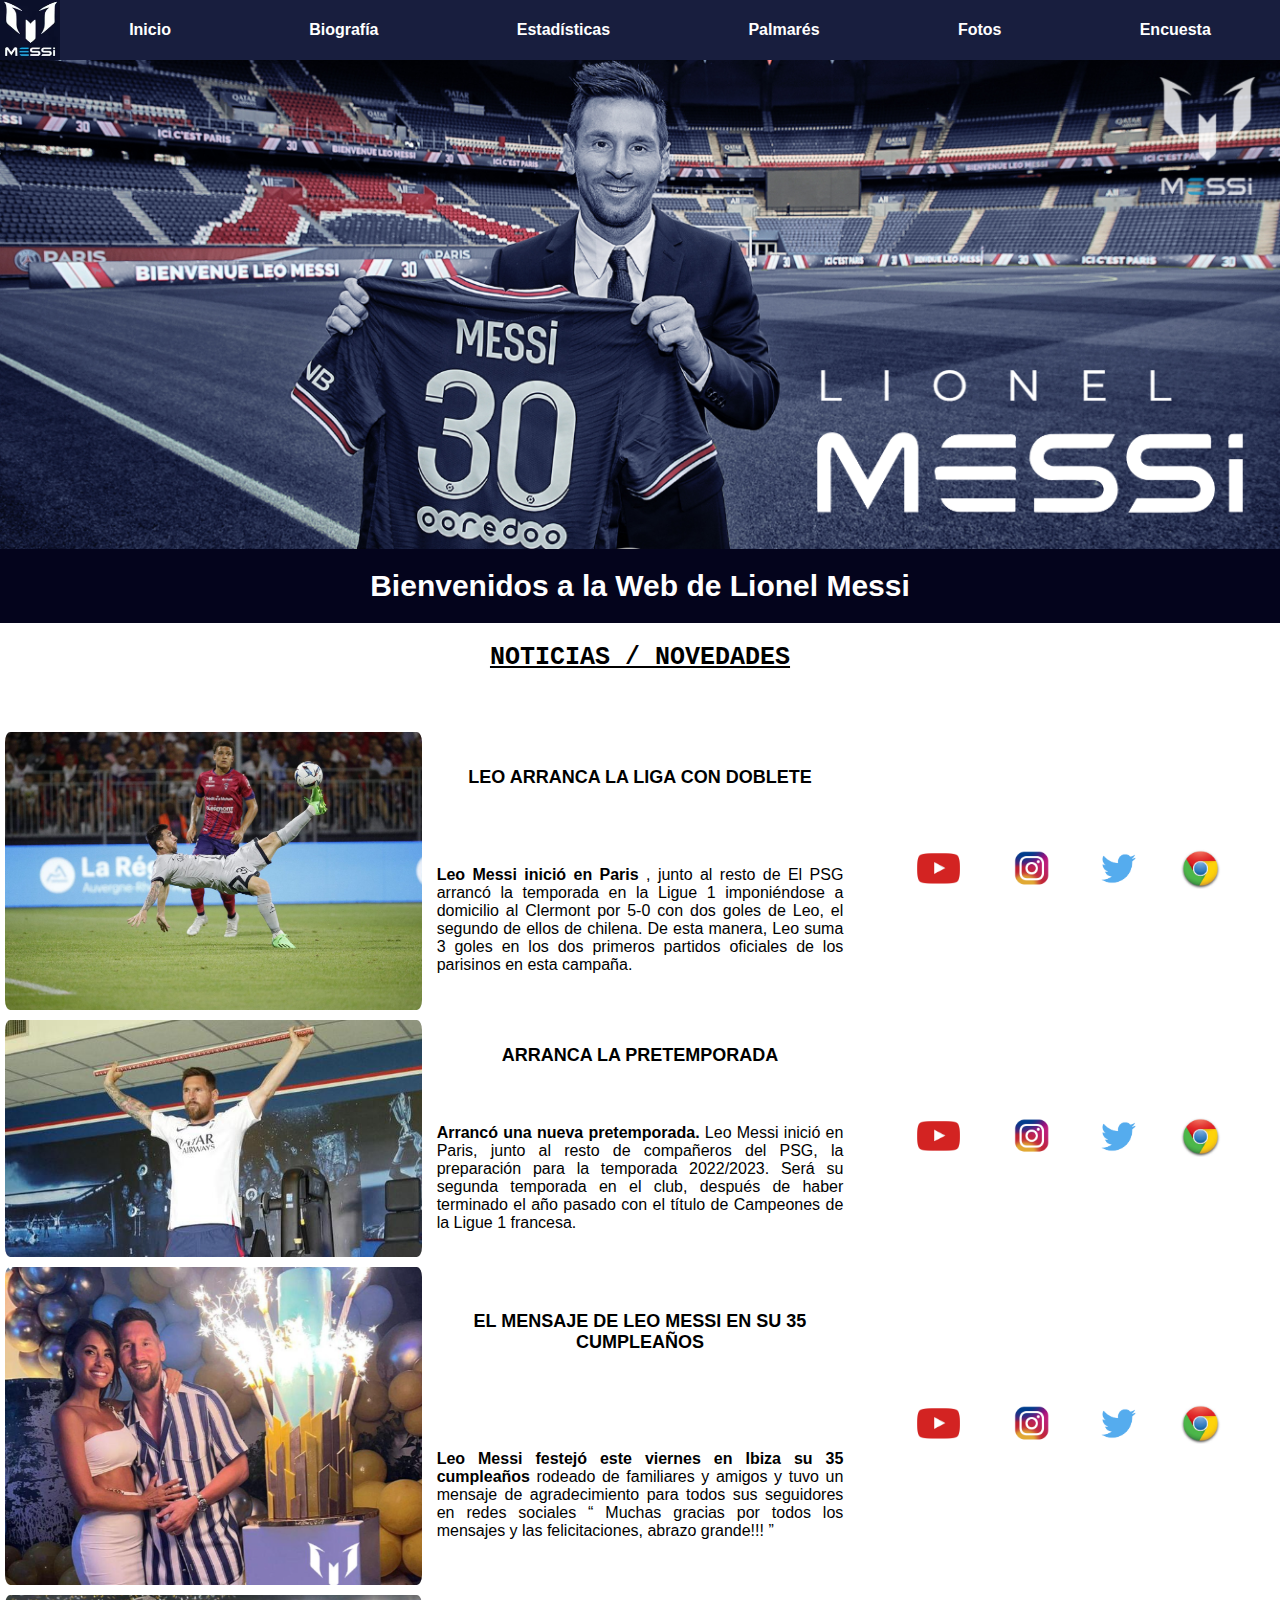
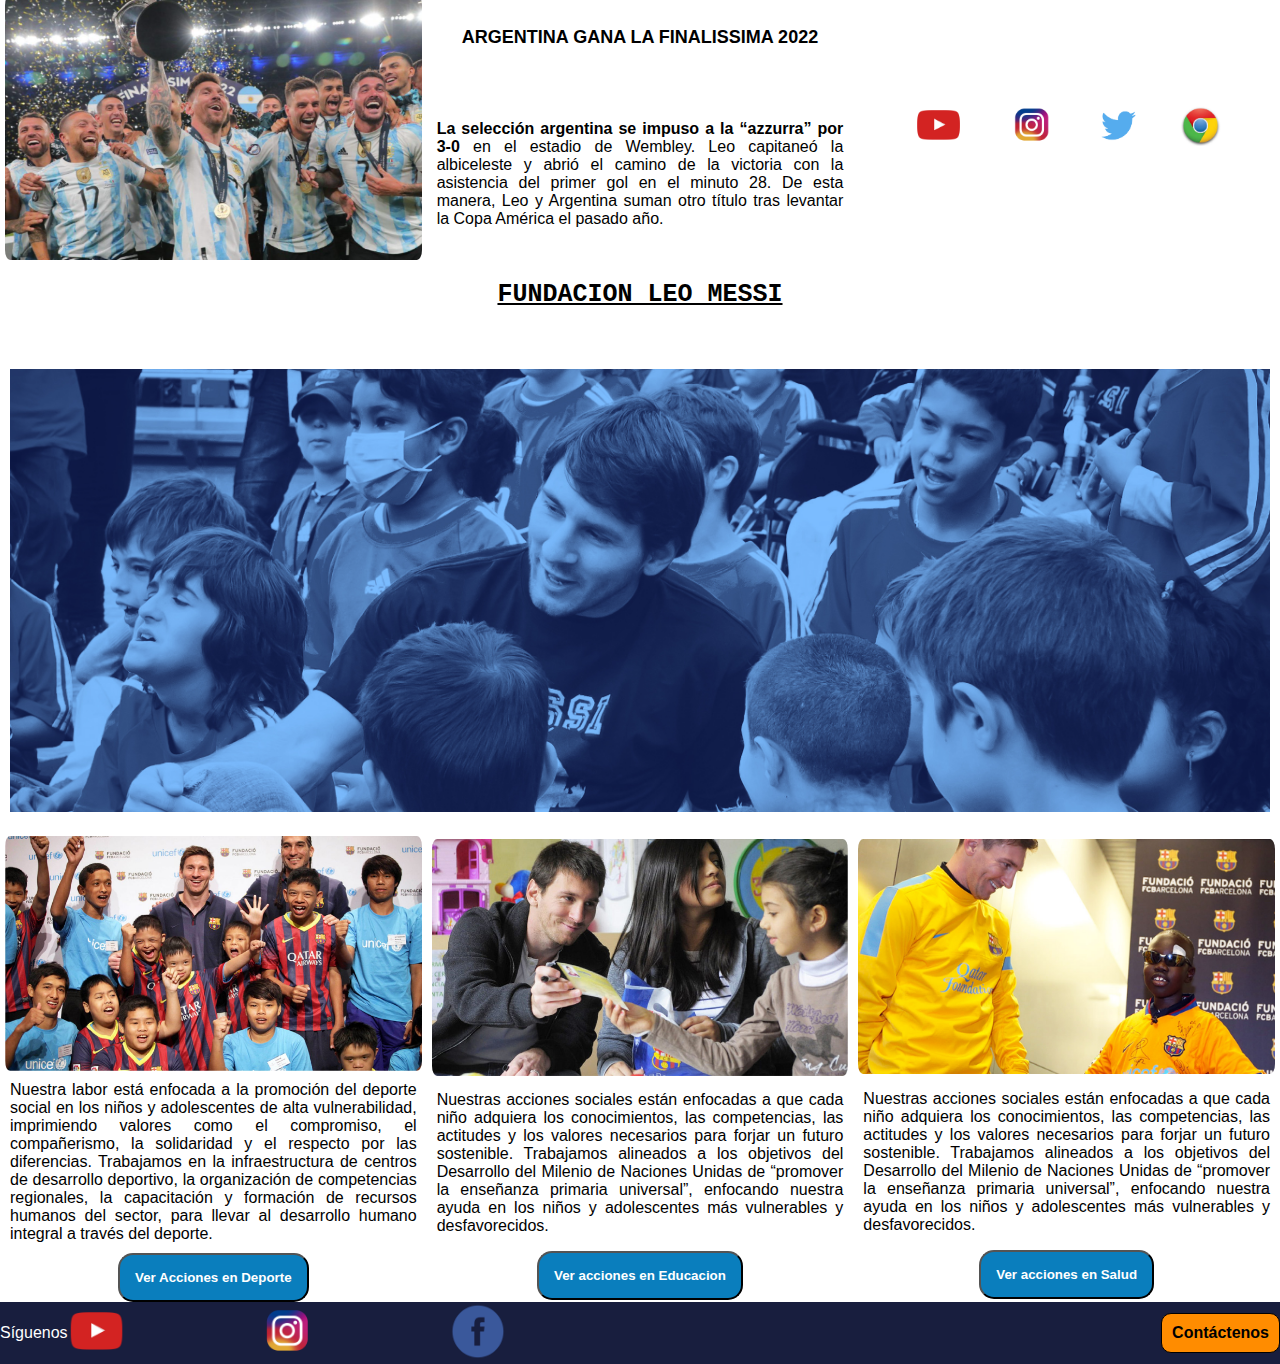
<file: index.html>
<!DOCTYPE html>
<html lang="es">
<title>Web de Leo Messi</title>

<head>
    <meta charset="UTF-8">
    <meta http-equiv="X-UA-Compatible" content="IE=edge">
    <meta name="viewport" content="width=device-width, initial-scale=1.0">
    <meta name="keywords" content="leo messi, barcelona, psg, paris saint germain, argentina, futbol"/>
    <meta name="description" content="Visita la Web de Leo Messi, aqui podras conocer su vida deportiva y personal."/>


    <!-- css google fonts-->
    <link rel="preconnect" href="https://fonts.googleapis.com">
    <link rel="preconnect" href="https://fonts.gstatic.com" crossorigin>


    <!-- font navigation -->
    <link href="https://fonts.googleapis.com/css2?family=Roboto+Slab:wght@500&display=swap" rel="stylesheet">

    <!-- font H1 -->
    <link href="https://fonts.googleapis.com/css2?family=Courgette&display=swap" rel="stylesheet">

    <!-- css personalizado-->
    <link rel="stylesheet" href="css/style.css">
    <title>Web Leo Messi - Inicio</title>
</head>

<body id="index">
    <nav class="navegacion" id="navegacion-header">

        <header class="navegacion-header">

            <img id="img-logo-messi" src="img/logo-messi.png" alt="logo-messi" title="logo-messi" />

            <a href="#navegacion-header" class="navegacion-menu-mobile abrir">
                <img src="img/abrir.png" alt="menu-abrir" title="menu-abrir" />
            </a>
            <a href="#" class="navegacion-menu-mobile cerrar">
                <img src="img/cerrar.png" alt="menu-cerrar" title="menu-cerrar"/>
            </a>

        </header>

        <ul class="navegacion-menu">

            <li class="navegacion-item">
                <a href="index.html" class="navegacion-link navegacion-link-activo">Inicio</a>
            </li>
            <li class="navegacion-item">
                <a href="pages/biografia.html" class="navegacion-link">Biografía</a>
            </li>
            <li class="navegacion-item">
                <a href="pages/estadisticas.html" class="navegacion-link">Estadísticas</a>
            </li>
            <li class="navegacion-item">
                <a href="pages/palmares.html" class="navegacion-link">Palmarés</a>
            </li>
            <li class="navegacion-item">
                <a href="pages/fotos.html" class="navegacion-link">Fotos</a>
            </li>
            <li class="navegacion-item">
                <a href="pages/encuesta.html" class="navegacion-link">Encuesta</a>
            </li>

        </ul>

    </nav>

    <main class="main">

        <div class="grid-container-portada">
            <div class="grid-item-portada-imagen">
                <img src="img/fondo-messi.png" alt="fondo-messi" title="fondo-messi" />
            </div>
            <div class="grid-item-portada-titulo">
                <h1>Bienvenidos a la Web de Lionel Messi</h1>
            </div>
        </div>

        <h2>NOTICIAS / NOVEDADES</h2>

        <section>


            <div class="grid-container">

                <div class="grid-item grid-item-1">
                    <img src="img/doblete-messi.jpg" alt="chilena-messi" title="chilena-messi" class="img-noticias" />
                </div>

                <div class="grid-item grid-item-2">
                    <h3>LEO ARRANCA LA LIGA CON DOBLETE</h3>
                    <p>
                        <strong>Leo Messi inició en Paris</strong> , junto al resto de
                        El PSG arrancó la temporada en la Ligue 1 imponiéndose a domicilio al Clermont por 5-0 con dos
                        goles de Leo, el segundo de ellos de chilena.
                        De esta manera, Leo suma 3 goles en los dos primeros partidos oficiales de los parisinos en esta
                        campaña.
                    </p>
                </div>

                <div class="grid-item grid-item-3">
                    <div class="links">

                        <div class="link-youtube">
                            <a href="https://www.youtube.com/watch?v=mDcvMysIWss" target="_blank"><img src="img/icono-youtube.png" alt="link_noticia_youtube" title="link_noticia_youtube"
                                    class="img-lnk" /></a>
                        </div>

                        <div class="link-insta">
                            <a href="https://www.instagram.com/p/Cg76ytRrrL5/" target="_blank"><img src="img/icono-insta.png" alt="link_noticia_insta" title="link_noticia_insta" class="img-lnk" /></a>
                        </div>

                        <div class="link-twiter">
                            <a href="https://twitter.com/InvictosSomos/status/1525556830591655939" target="_blank"><img src="img/icono-twiter.png" alt="link_noticia_twiter" title="link_noticia_twiter" class="img-lnk" /></a>
                        </div>

                        <div class="link-chrome">
                            <a href="https://www.lacapital.com.ar/ovacion/messi-doblete-y-chilena-la-goleada-del-psg-el-inicio-la-liga-francesa-n10023866.html" target="_blank"><img src="img/icono-chrome.jpg" alt="link_noticia_web" title="link_noticia_web" class="img-lnk" /></a>
                        </div>

                    </div>

                </div>

            </div>


            <!----------------------------------------------------------------------------->


            <div class="grid-container">

                <div class="grid-item grid-item-1">
                    <img src="img/noticiaPretemp.jpg" alt="img-messi-pretemporada" title="img-messi-pretemporada" class="img-noticias" />
                </div>

                <div class="grid-item grid-item-2">
                    <h3>ARRANCA LA PRETEMPORADA</h3>
                    <p>
                        <strong>Arrancó una nueva pretemporada.</strong> Leo Messi inició en Paris, junto al resto de
                        compañeros del PSG, la
                        preparación para la temporada 2022/2023.
                        Será su segunda temporada en el club, después de haber terminado el año pasado con el título de
                        Campeones de la Ligue 1 francesa.
                    </p>
                </div>

                <div class="grid-item grid-item-3">
                    <div class="links">

                        <div class="link-youtube">
                            <a href="https://www.youtube.com/watch?v=QCdf8WQii1I" target="_blank"><img src="img/icono-youtube.png" alt="link_noticia_youtube" title="link_noticia_youtube" class="img-lnk" /></a>
                        </div>

                        <div class="link-insta">
                            <a href="https://www.instagram.com/p/CgPDIr9s1QU/" target="_blank"><img src="img/icono-insta.png" alt="link_noticia_insta" title="link_noticia_insta" class="img-lnk" /></a>
                        </div>

                        <div class="link-twiter">
                            <a href="https://twitter.com/Ieomessiok/status/1549743301133324290" target="_blank"><img src="img/icono-twiter.png" alt="link_noticia_twiter" title="link_noticia_twiter" class="img-lnk" /></a>
                        </div>

                        <div class="link-chrome">
                            <a href="https://www.ole.com.ar/messi/messi-arranco-pretemporada_3_ek6BWByi8Q.html" target="_blank"><img src="img/icono-chrome.jpg" alt="link_noticia_web" title="link_noticia_web" class="img-lnk" /></a>
                        </div>

                    </div>

                </div>

            </div>


            <!----------------------------------------------------------------------------->


            <div class="grid-container">

                <div class="grid-item grid-item-1">
                    <img src="img/noticiaCumple.png" alt="img-messi-cumple" title="img-messi-cumple" class="img-noticias" />
                </div>

                <div class="grid-item grid-item-2">
                    <h3>EL MENSAJE DE LEO MESSI EN SU 35 CUMPLEAÑOS</h3>
                    <p>
                        <strong>Leo Messi festejó este viernes en Ibiza su 35 cumpleaños</strong> rodeado de familiares
                        y
                        amigos y tuvo un
                        mensaje de agradecimiento para todos sus seguidores en redes sociales “ Muchas gracias por todos
                        los
                        mensajes y las felicitaciones, abrazo grande!!! ”
                    </p>
                </div>

                <div class="grid-item grid-item-3">
                    <div class="links">

                        <div class="link-youtube">
                            <a href="https://www.youtube.com/watch?v=c6fc1ZwOAq0" target="_blank"><img src="img/icono-youtube.png" alt="link_noticia_youtube" title="link_noticia_youtube"
                                    class="img-lnk" /></a>
                        </div>

                        <div class="link-insta">
                            <a href="https://www.instagram.com/p/CfMaYMjsS2G/" target="_blank"><img src="img/icono-insta.png" alt="link_noticia_insta" title="link_noticia_insta" class="img-lnk" /></a>
                        </div>

                        <div class="link-twiter">
                            <a href="https://twitter.com/porquetendencia/status/1540168574899261441?lang=es" target="_blank"><img src="img/icono-twiter.png" alt="link_noticia_twiter" title="link_noticia_twiter" class="img-lnk" /></a>
                        </div>

                        <div class="link-chrome">
                            <a href="https://www.ole.com.ar/messi/messi-foto-cumple-35-inusual-festejo_0_Lq0OiX5IVr.html" target="_blank"><img src="img/icono-chrome.jpg" alt="link_noticia_web" title="link_noticia_web" class="img-lnk" /></a>
                        </div>

                    </div>

                </div>
            </div>
            </div>



            <!----------------------------------------------------------------------------->


            <div class="grid-container">

                <div class="grid-item grid-item-1">
                    <img src="img/noticiaArgGanaFinal.png" alt="img-arg-gana-final" title="img-arg-gana-final" class="img-noticias" />
                </div>

                <div class="grid-item grid-item-2">
                    <h3>ARGENTINA GANA LA FINALISSIMA 2022</h3>
                    <p>
                        <strong>La selección argentina se impuso a la “azzurra” por 3-0 </strong>en el estadio de
                        Wembley.
                        Leo capitaneó la albiceleste y abrió el camino de la victoria con la asistencia del primer gol
                        en el
                        minuto 28.
                        De esta manera, Leo y Argentina suman otro título tras levantar la Copa América el pasado año.
                    </p>
                </div>

                <div class="grid-item grid-item-3">
                    <div class="links">

                        <div class="link-youtube">
                            <a href="https://www.youtube.com/watch?v=XjAn72eve1E" target="_blank"><img src="img/icono-youtube.png" alt="link_noticia_youtube" title="link_noticia_youtube"
                                    class="img-lnk" /></a>
                        </div>

                        <div class="link-insta">
                            <a href="https://www.instagram.com/p/CeRstmDLW-B/" target="_blank"><img src="img/icono-insta.png" alt="link_noticia_insta" title="link_noticia_insta" class="img-lnk" /></a>
                        </div>

                        <div class="link-twiter">
                            <a href="https://twitter.com/Argentina" target="_blank"><img src="img/icono-twiter.png" alt="link_noticia_twiter" title="link_noticia_twiter" class="img-lnk" /></a>
                        </div>

                        <div class="link-chrome">
                            <a href="https://tn.com.ar/deportes/seleccion-argentina/2022/06/01/argentina-vs-italia-en-vivo-messi-y-scaloni-van-por-otro-titulo-con-la-seleccion-en-wembley/" target="_blank"><img src="img/icono-chrome.jpg" alt="link_noticia_web" title="link_noticia_web" class="img-lnk" /></a>
                        </div>

                    </div>

                </div>

            </div>

        </section>


        <div class="flex-container-fundacion-messi">

            <div class="flex-item-fundacion-messi">
                <h2>FUNDACION LEO MESSI</h2>
            </div>

            <div class="flex-item-fundacion-messi">
                <img src="img/fundacion.png" alt="fundacion-leo-messi" title="fundacion-leo-messi" />
            </div>            
            
        </div>       

        <section>

            <div class="grid-container">
                
                <div class="grid-item grid-item-1">
                    <img src="img/fundacion-deporte.jpg" alt="fundacion-deportes" title="fundacion-deportes" />
                    <p>
                        Nuestra labor está enfocada a la promoción del deporte social en los niños y adolescentes de
                        alta
                        vulnerabilidad, imprimiendo valores como el compromiso, el compañerismo, la solidaridad y el
                        respecto por las diferencias.
                        Trabajamos en la infraestructura de centros de desarrollo deportivo, la organización de
                        competencias regionales, la capacitación y formación de recursos humanos del sector, para llevar
                        al desarrollo humano integral a través del deporte.
                    </p>
                    <input type="button" value="Ver Acciones en Deporte" class="boton-acciones-fundacion" />
                </div>

                <div class="grid-item grid-item-2">
                    <img src="img/fundacion-educacion.jpg" alt="fundacion-educacion" title="fundacion-educacion" />
                    <p>
                        Nuestras acciones sociales están enfocadas a que cada niño adquiera los conocimientos, las
                        competencias, las actitudes y los valores necesarios para forjar un futuro sostenible.
                        Trabajamos alineados a los objetivos del Desarrollo del Milenio de Naciones Unidas de “promover
                        la enseñanza primaria universal”, enfocando nuestra ayuda en los niños y adolescentes más
                        vulnerables y desfavorecidos.
                    </p>
                    <input type="button" value="Ver acciones en Educacion" class="boton-acciones-fundacion" />
                </div>

                <div class="grid-item grid-item-3">
                    <img src="img/fundacion-salud.jpg" alt="fundacion-salud" title="fundacion-salud" />
                    <p>
                        Nuestras acciones sociales están enfocadas a que cada niño adquiera los conocimientos, las
                        competencias, las actitudes y los valores necesarios para forjar un futuro sostenible.
                        Trabajamos alineados a los objetivos del Desarrollo del Milenio de Naciones Unidas de “promover
                        la enseñanza primaria universal”, enfocando nuestra ayuda en los niños y adolescentes más
                        vulnerables y desfavorecidos.
                    </p>
                    <input type="button" value="Ver acciones en Salud" class="boton-acciones-fundacion" />
                </div>

            </div>

        </section>


    </main>

    <footer class="footer">

        <div class="grid-footer-container">
            <div class="grid-footer-item col-1">
                <span>Síguenos</span>
                <a href="https://www.youtube.com/user/LeoMessi" target="_blank"><img src="img/icono-youtube.png" alt="youtube" title="youtube"></a>
                <a href="https://www.instagram.com/leomessi/" target="_blank"><img src="img/icono-insta.png" alt="instagram" title="instagram"></a>
                <a href="https://www.facebook.com/leomessi" target="_blank"><img src="img/icono-facebook.jpg" alt="facebook" title="facebook"></a>

            </div>

            <div class="grid-footer-item col-2">
                <a href="pages/contacto.html">Contáctenos</a>
            </div>
        </div>

    </footer>

</body>

</html>
</file>
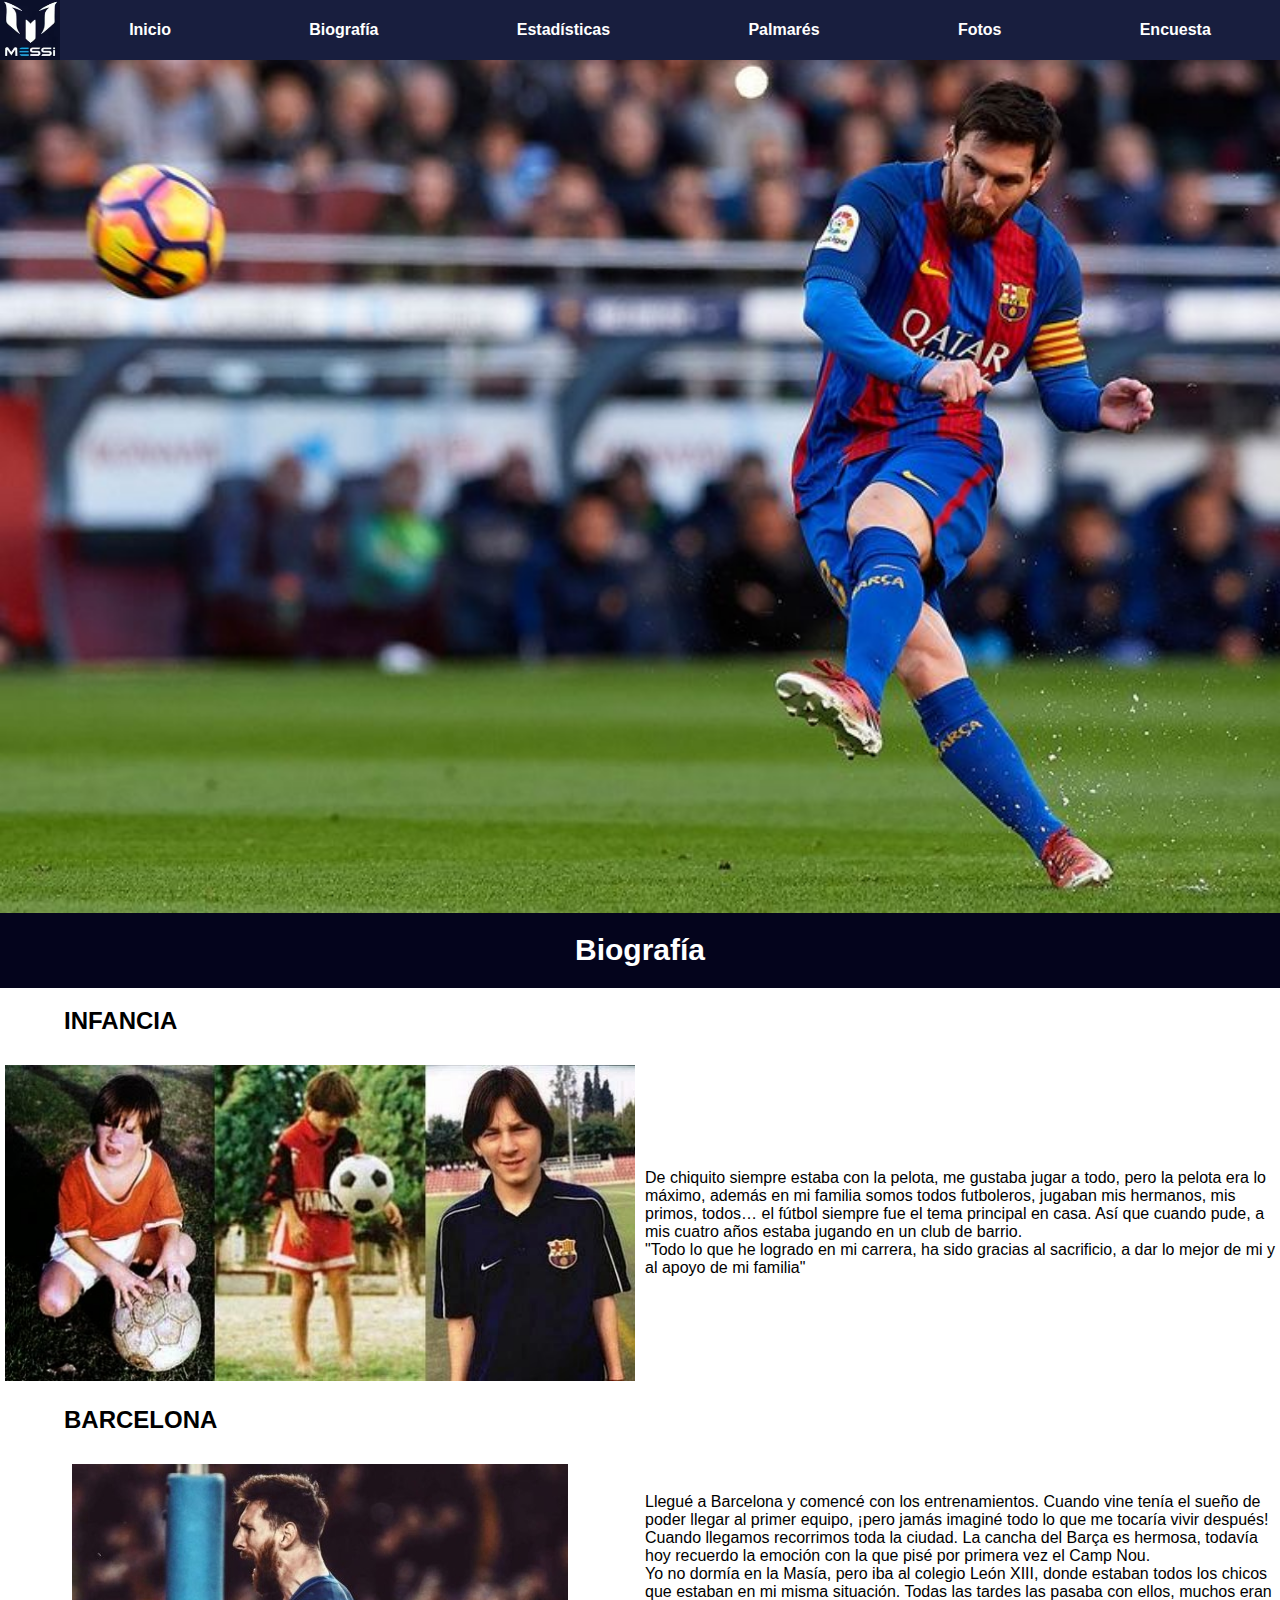
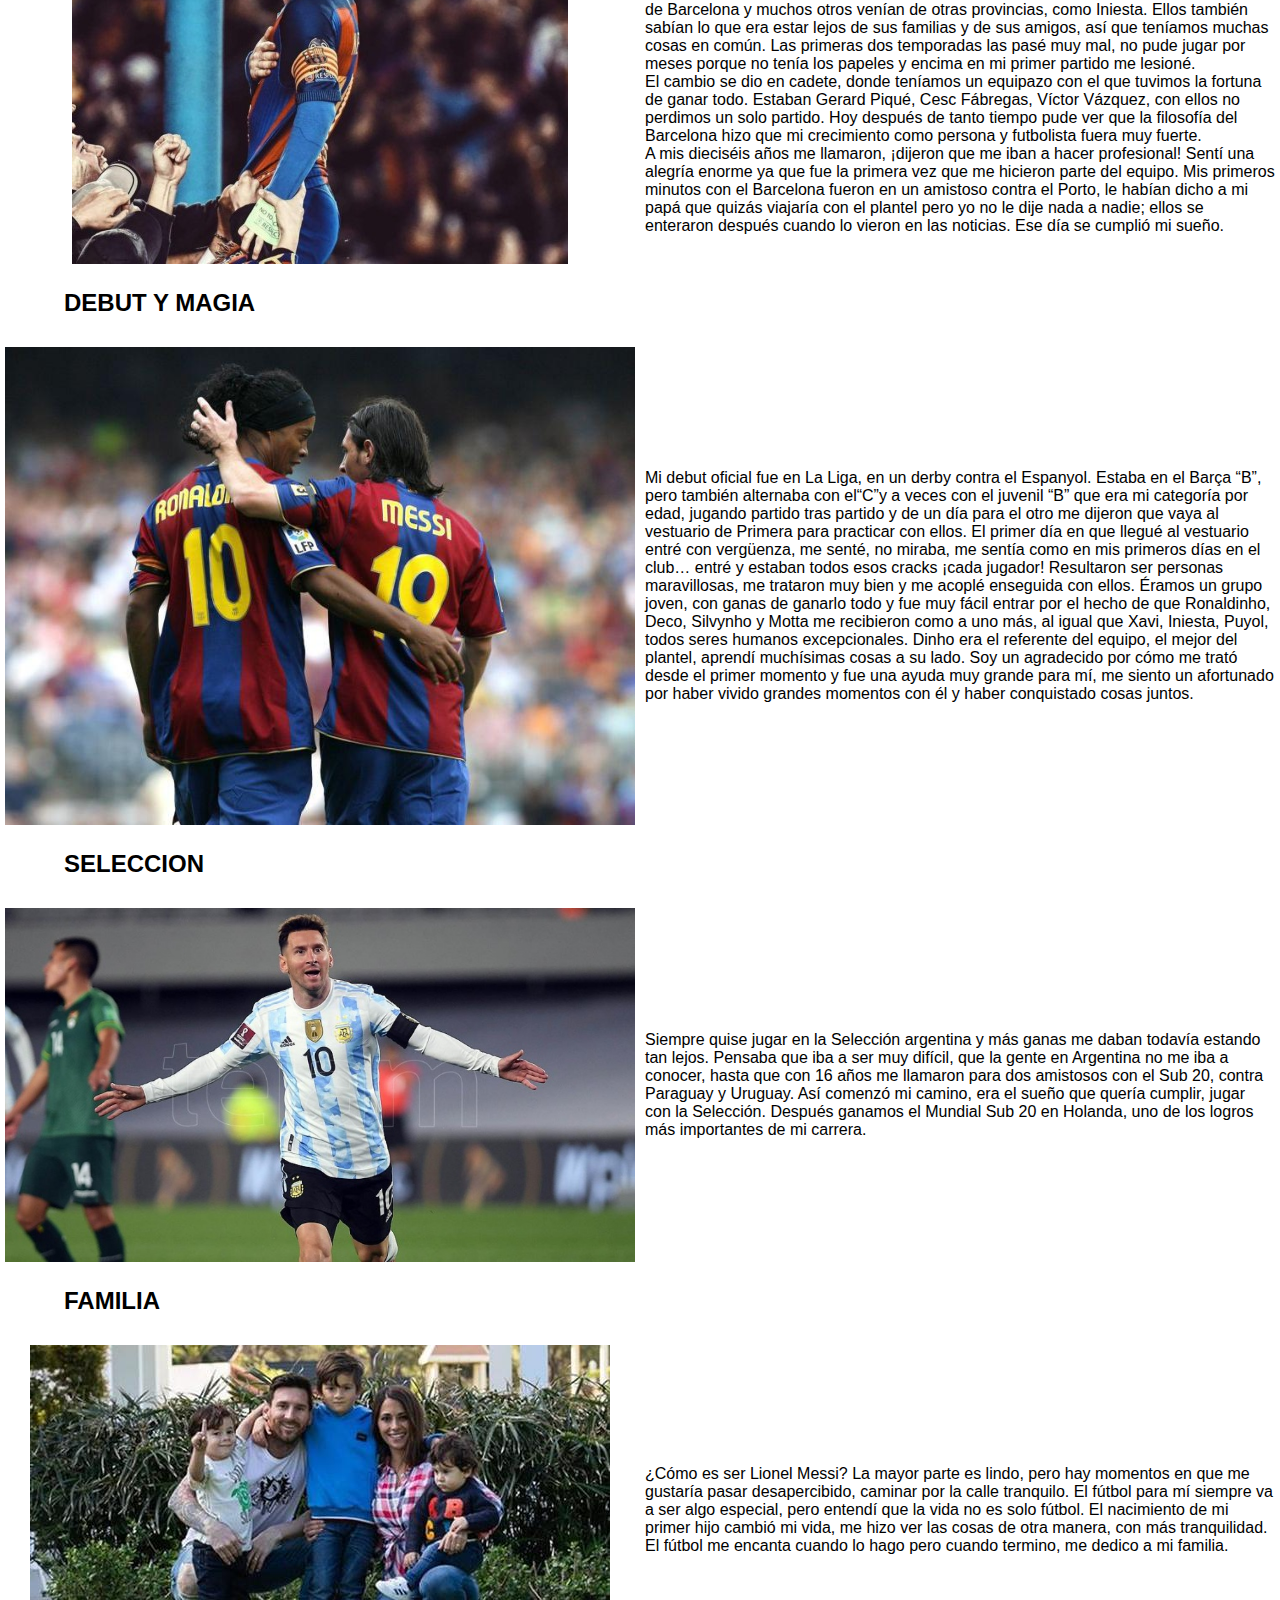
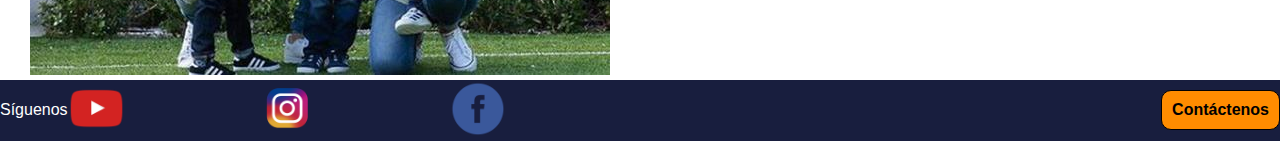
<file: pages/biografia.html>
<!DOCTYPE html>
<html lang="es">

<head>
    <meta charset="UTF-8">
    <meta http-equiv="X-UA-Compatible" content="IE=edge">
    <meta name="viewport" content="width=device-width, initial-scale=1.0">
    <meta name="keywords" content="leo messi, barcelona, psg, paris saint germain, argentina, futbol"/>
    <meta name="description" content="Visita la Web de Leo Messi, aqui podras conocer su vida deportiva y personal."/>
    
    <!-- css personalizado-->
    <link rel="stylesheet" href="../css/style.css">
    
    <title>Biografía</title>
</head>

<body id="biografia">
    <nav class="navegacion" id="navegacion-header">

        <header class="navegacion-header">

            <img id="img-logo-messi" src="../img/logo-messi.png" alt="logo-messi" title="logo-messi" />

            <a href="#navegacion-header" class="navegacion-menu-mobile abrir">
                <img src="../img/abrir.png" alt="menu" title="menu" />
            </a>
            <a href="#" class="navegacion-menu-mobile cerrar">
                <img src="../img/cerrar.png" alt="cerrar" title="cerrar" />
            </a>

        </header>

        <ul class="navegacion-menu">

            <li class="navegacion-item">
                <a href="../index.html" class="navegacion-link navegacion-link-activo">Inicio</a>
            </li>
            <li class="navegacion-item">
                <a href="biografia.html" class="navegacion-link">Biografía</a>
            </li>
            <li class="navegacion-item">
                <a href="estadisticas.html" class="navegacion-link">Estadísticas</a>
            </li>
            <li class="navegacion-item">
                <a href="palmares.html" class="navegacion-link">Palmarés</a>
            </li>
            <li class="navegacion-item">
                <a href="fotos.html" class="navegacion-link">Fotos</a>
            </li>
            <li class="navegacion-item">
                <a href="encuesta.html" class="navegacion-link">Encuesta</a>
            </li>

        </ul>

    </nav>

    <main class="main">

        <div class="grid-container-portada">

            <div class="grid-item-portada-imagen">
                <img src="../img/biografia-messi.jpeg" alt="biografia-messi" title="biografia-messi" />
            </div>

            <div class="grid-item-portada-titulo">
                <h1>Biografía</h1>
            </div>

        </div>

        <section>

            <h2>INFANCIA</h2>

            <div class="grid-container-biografia">

                <div class="grid-item grid-item-1">
                    <img src="../img/infancia-messi.jpg" alt="foto_infancia" title="foto_infancia" />
                </div>

                <div class="grid-item grid-item-2">

                    <p>De chiquito siempre estaba con la pelota, me gustaba jugar a todo, pero la pelota era lo máximo,
                        además en mi familia somos todos futboleros, jugaban mis hermanos, mis primos, todos… el fútbol
                        siempre fue el tema
                        principal en casa. Así que cuando pude, a mis cuatro años estaba jugando en un club de
                        barrio.<br />
                        <span>"Todo lo que he logrado en mi carrera, ha sido gracias al sacrificio, a dar lo mejor de mi
                            y
                            al apoyo de mi familia"</span>
                    </p>
                </div>

            </div>

        </section>

        <!----------------------------------------------------------------------------->

        <section>

            <h2>BARCELONA</h2>

            <div class="grid-container-biografia">

                <div class="grid-item grid-item-2">

                    <p>Llegué a Barcelona y comencé con los entrenamientos. Cuando vine tenía el sueño de poder llegar
                        al primer
                        equipo, ¡pero jamás imaginé todo lo que me tocaría vivir después! Cuando llegamos recorrimos
                        toda la ciudad.
                        La cancha del Barça es hermosa, todavía hoy recuerdo la emoción con la que pisé por primera vez
                        el Camp
                        Nou.<br />
                        Yo no dormía en la Masía, pero iba al colegio León XIII, donde estaban todos los chicos que
                        estaban en mi
                        misma situación. Todas las tardes las pasaba con ellos, muchos eran de Barcelona y muchos otros
                        venían de
                        otras provincias, como Iniesta. Ellos también sabían lo que era estar lejos de sus familias y de
                        sus amigos,
                        así que teníamos muchas cosas en común. Las primeras dos temporadas las pasé muy mal, no pude
                        jugar por
                        meses porque no tenía los papeles y encima en mi primer partido me lesioné.<br />
                        El cambio se dio en cadete, donde teníamos un equipazo con el que tuvimos la fortuna de ganar
                        todo. Estaban
                        Gerard Piqué, Cesc Fábregas, Víctor Vázquez, con ellos no perdimos un solo partido. Hoy después
                        de tanto
                        tiempo pude ver que la filosofía del Barcelona hizo que mi crecimiento como persona y futbolista
                        fuera muy
                        fuerte.<br />
                        A mis dieciséis años me llamaron, ¡dijeron que me iban a hacer profesional! Sentí una alegría
                        enorme ya que
                        fue la primera vez que me hicieron parte del equipo. Mis primeros minutos con el Barcelona
                        fueron en un
                        amistoso contra el Porto, le habían dicho a mi papá que quizás viajaría con el plantel pero yo
                        no le dije
                        nada a nadie; ellos se enteraron después cuando lo vieron en las noticias. Ese día se cumplió mi
                        sueño.
                    </p>
                </div>

                <div class="grid-item grid-item-1">
                    <img src="../img/festejo-messi.png" alt="festejo-gol-messi" title="festejo-gol-messi" />
                </div>

            </div>

        </section>

        <section>

            <h2>DEBUT Y MAGIA</h2>

            <div class="grid-container-biografia">

                <div class="grid-item grid-item-1">
                    <img src="../img/messi_dinho.jpg" alt="foto_debut" title="foto_debut" />
                </div>

                <div class="grid-item grid-item-2">

                    <p>Mi debut oficial fue en La Liga, en un derby contra el Espanyol. Estaba en el Barça “B”, pero
                        también
                        alternaba con el“C”y a veces con el juvenil “B” que era mi categoría por edad, jugando partido
                        tras
                        partido
                        y de un día para el otro me dijeron que vaya al vestuario de Primera para practicar con ellos.
                        El
                        primer día
                        en que llegué al vestuario entré con vergüenza, me senté, no miraba, me sentía como en mis
                        primeros
                        días en
                        el club… entré y estaban todos esos cracks ¡cada jugador! Resultaron ser personas maravillosas,
                        me
                        trataron
                        muy bien y me acoplé enseguida con ellos. Éramos un grupo joven, con ganas de ganarlo todo y fue
                        muy
                        fácil
                        entrar por el hecho de que Ronaldinho, Deco, Silvynho y Motta me recibieron como a uno más, al
                        igual
                        que
                        Xavi, Iniesta, Puyol, todos seres humanos excepcionales. Dinho era el referente del equipo, el
                        mejor
                        del
                        plantel, aprendí muchísimas cosas a su lado. Soy un agradecido por cómo me trató desde el primer
                        momento y
                        fue una ayuda muy grande para mí, me siento un afortunado por haber vivido grandes momentos con
                        él y
                        haber
                        conquistado cosas juntos.</p>
                </div>

            </div>

        </section>

        <section>

            <h2>SELECCION</h2>

            <div class="grid-container-biografia">

                <div class="grid-item grid-item-1">
                    <img src="../img/seleccion-messi.jpg" alt="foto_seleccion" title="foto_seleccion" />
                </div>

                <div class="grid-item grid-item-2">

                    <p>Siempre quise jugar en la Selección argentina y más ganas me daban todavía estando tan lejos.
                        Pensaba
                        que iba
                        a ser muy difícil, que la gente en Argentina no me iba a conocer, hasta que con 16 años me
                        llamaron
                        para dos
                        amistosos con el Sub 20, contra Paraguay y Uruguay. Así comenzó mi camino, era el sueño que
                        quería
                        cumplir,
                        jugar con la Selección. Después ganamos el Mundial Sub 20 en Holanda, uno de los logros más
                        importantes de
                        mi carrera.</p>
                </div>

            </div>

        </section>

        <section>

            <h2>FAMILIA</h2>

            <div class="grid-container-biografia">

                <div class="grid-item grid-item-1">
                    <img src="../img/familia-messi.jpg" alt="foto_familia" title="foto_familia" />
                </div>

                <div class="grid-item grid-item-2">

                    <p>¿Cómo es ser Lionel Messi? La mayor parte es lindo, pero hay momentos en que me gustaría pasar
                        desapercibido,
                        caminar por la calle tranquilo. El fútbol para mí siempre va a ser algo especial, pero entendí
                        que
                        la vida
                        no es solo fútbol. El nacimiento de mi primer hijo cambió mi vida, me hizo ver las cosas de otra
                        manera, con
                        más tranquilidad. El fútbol me encanta cuando lo hago pero cuando termino, me dedico a mi
                        familia.
                    </p>
                </div>

            </div>

        </section>
    </main>

    <footer class="footer">
        
        <div class="grid-footer-container">
            <div class="grid-footer-item col-1">
                <span>Síguenos</span>                
                <a href="https://www.youtube.com/user/LeoMessi" target="_blank"><img src="../img/icono-youtube.png" alt="youtube" title="youtube"></a>
                <a href="https://www.instagram.com/leomessi/" target="_blank"><img src="../img/icono-insta.png" alt="instagram" title="instagram"></a>
                <a href="https://www.facebook.com/leomessi" target="_blank"><img src="../img/icono-facebook.jpg" alt="facebook" title="facebook"></a>                

            </div>        
    
            <div class="grid-footer-item col-2">                                
                <a href="contacto.html">Contáctenos</a>
            </div>
        </div>
        
    </footer>
</body>

</html>
</file>
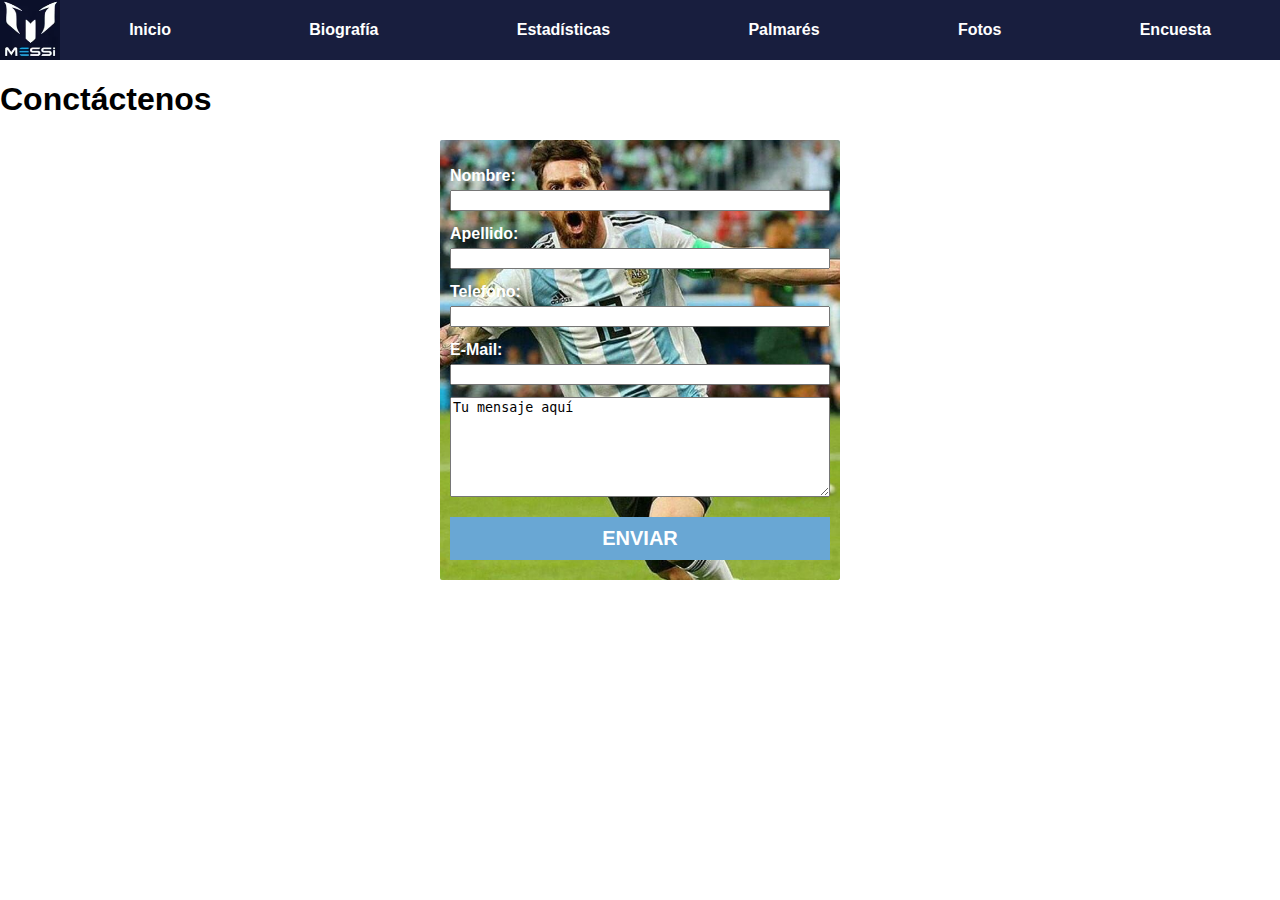
<file: pages/contacto.html>
<!DOCTYPE html>
<html lang="es">

<head>
    <meta charset="UTF-8">
    <meta http-equiv="X-UA-Compatible" content="IE=edge">
    <meta name="viewport" content="width=device-width, initial-scale=1.0">
    <meta name="keywords" content="leo messi, barcelona, psg, paris saint germain, argentina, futbol"/>
    <meta name="description" content="Visita la Web de Leo Messi, aqui podras conocer su vida deportiva y personal."/>
    
    <!-- css personalizado-->
    <link rel="stylesheet" href="../css/style.css">
    <title>Contacto</title>
</head>

<body id="contacto">
    <nav class="navegacion" id="navegacion-header">

        <header class="navegacion-header">

            <img id="img-logo-messi" src="../img/logo-messi.png" alt="logo-messi" title="logo-messi" />

            <a href="#navegacion-header" class="navegacion-menu-mobile abrir">
                <img src="../img/abrir.png" alt="menu-abrir" title="menu-abrir" />
            </a>
            <a href="#" class="navegacion-menu-mobile cerrar">
                <img src="../img/cerrar.png" alt="menu-cerrar" title="menu-cerrar" />
            </a>

        </header>

        <ul class="navegacion-menu">

            <li class="navegacion-item">
                <a href="../index.html" class="navegacion-link navegacion-link-activo">Inicio</a>
            </li>
            <li class="navegacion-item">
                <a href="biografia.html" class="navegacion-link">Biografía</a>
            </li>
            <li class="navegacion-item">
                <a href="estadisticas.html" class="navegacion-link">Estadísticas</a>
            </li>
            <li class="navegacion-item">
                <a href="palmares.html" class="navegacion-link">Palmarés</a>
            </li>
            <li class="navegacion-item">
                <a href="fotos.html" class="navegacion-link">Fotos</a>
            </li>
            <li class="navegacion-item">
                <a href="encuesta.html" class="navegacion-link">Encuesta</a>
            </li>

        </ul>

    </nav>

    <main>
        <h1>Conctáctenos</h1>
        <div class="container-formulario">
            
            <form>

                <label>
                    Nombre:
                    <input type="text" />
                </label>

                <label>
                    Apellido:
                    <input type="text" />
                </label>

                <label>
                    Telefono:
                    <input type="tel" />
                </label>

                <label>
                    E-Mail:
                    <input type="email" />
                </label>

                <textarea>Tu mensaje aquí</textarea>

                <input class="boton" type="button" value="Enviar" />

            </form>
        </div>
    </main>

</body>

</html>
</file>
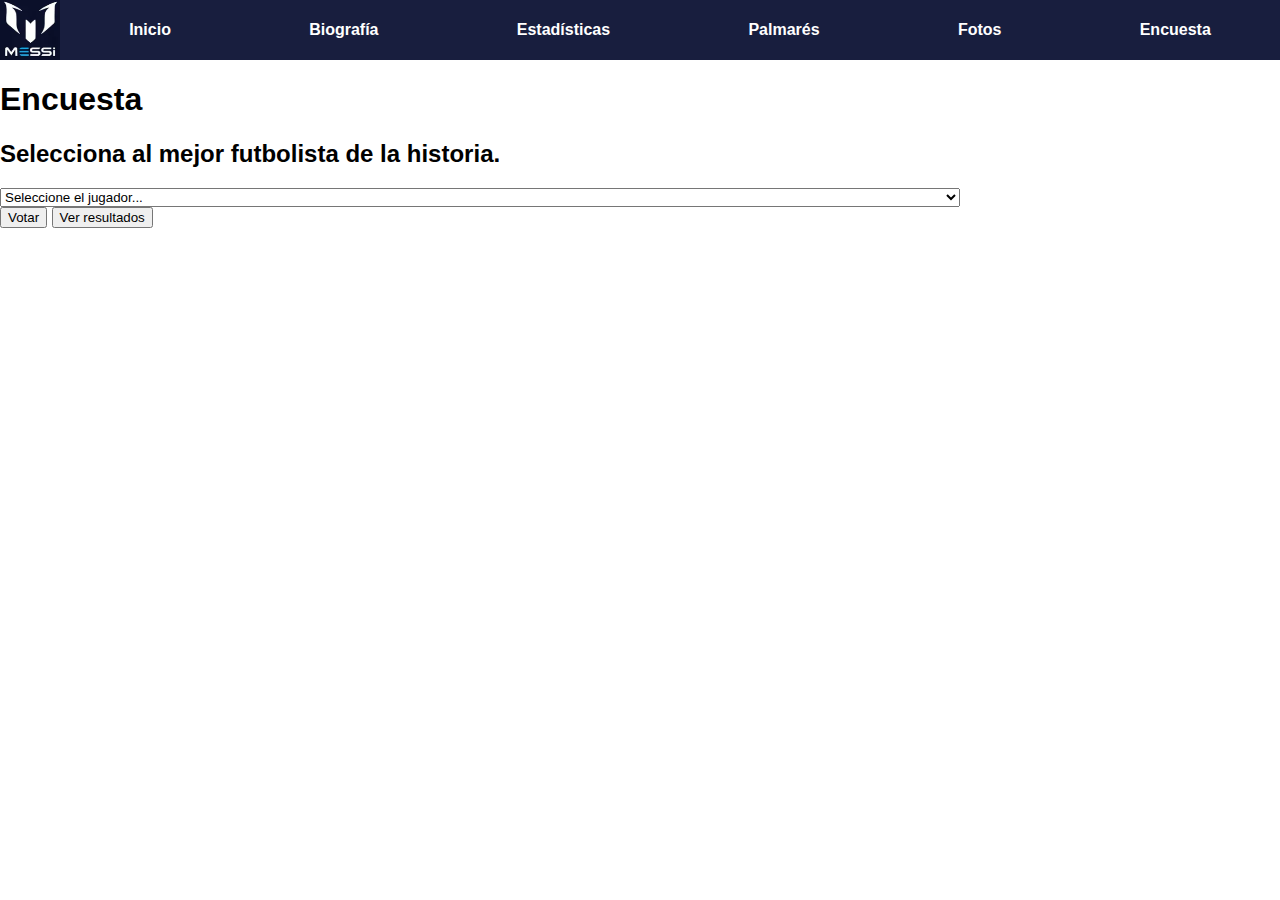
<file: pages/encuesta.html>
<!DOCTYPE html>
<html lang="es">

<head>
    <meta charset="UTF-8">
    <meta http-equiv="X-UA-Compatible" content="IE=edge">
    <meta name="viewport" content="width=device-width, initial-scale=1.0">
    <meta name="keywords" content="leo messi, barcelona, psg, paris saint germain, argentina, futbol"/>
    <meta name="description" content="Visita la Web de Leo Messi, aqui podras conocer su vida deportiva y personal."/>

    <!-- css bootstrap -->
    <link href="https://cdn.jsdelivr.net/npm/bootstrap@5.2.0/dist/css/bootstrap.min.css" rel="stylesheet"
        integrity="sha384-gH2yIJqKdNHPEq0n4Mqa/HGKIhSkIHeL5AyhkYV8i59U5AR6csBvApHHNl/vI1Bx" crossorigin="anonymous">

    <!-- css personalizado-->
    <link rel="stylesheet" href="../css/style.css">

    <title>Encuesta</title>
</head>

<body id="encuesta">
    <nav class="navegacion" id="navegacion-header">

        <header class="navegacion-header">

            <img id="img-logo-messi" src="../img/logo-messi.png" alt="logo-messi" title="logo-messi" />

            <a href="#navegacion-header" class="navegacion-menu-mobile abrir">
                <img src="../img/abrir.png" alt="menu-abrir" title="menu-abrir" />
            </a>
            <a href="#" class="navegacion-menu-mobile cerrar">
                <img src="../img/cerrar.png" alt="menu-cerrar" title="menu-cerrar" />
            </a>

        </header>

        <ul class="navegacion-menu">

            <li class="navegacion-item">
                <a href="../index.html" class="navegacion-link navegacion-link-activo">Inicio</a>
            </li>
            <li class="navegacion-item">
                <a href="biografia.html" class="navegacion-link">Biografía</a>
            </li>
            <li class="navegacion-item">
                <a href="estadisticas.html" class="navegacion-link">Estadísticas</a>
            </li>
            <li class="navegacion-item">
                <a href="palmares.html" class="navegacion-link">Palmarés</a>
            </li>
            <li class="navegacion-item">
                <a href="fotos.html" class="navegacion-link">Fotos</a>
            </li>
            <li class="navegacion-item">
                <a href="encuesta.html" class="navegacion-link">Encuesta</a>
            </li>

        </ul>

    </nav>

    <div class="container mt-3 mb-5 text-center col-4">
        <h1 class="text-decoration-underline">Encuesta</h1>
    </div>
    
    <main>
        <form action="">
            <div class="container border border-secondary border-5 col-9 rounded-3 bg-light">

                <h2>Selecciona al mejor futbolista de la historia.</h2>

                <div class="row">

                    <div class="col-sm-12 col-md-6 col-lg-6 col-xl-6">

                        <select class="form-select" aria-label="Default select example">
                            <option selected>Seleccione el jugador...</option>
                            <option value="1">Messi</option>
                            <option value="2">Maradona</option>
                            <option value="3">Di Stefano</option>
                            <option value="4">Pelé</option>
                            <option value="5">Ronaldhino</option>
                            <option value="6">Cruyff</option>
                            <option value="7">Otro</option>
                        </select>

                    </div>

                    <div class="col-sm-12 col-md-6 col-lg-6 col-xl-6 text-center mt-5 mb-5 margen">
                        <button type="button" class="btn btn-success px-4 mx-2">Votar</button>
                        <button type="button" class="btn btn-primary px-4 mx-2">Ver resultados</button>
                    </div>

                </div>

            </div>

        </form>

    </main> 

</body>

</html>
</file>
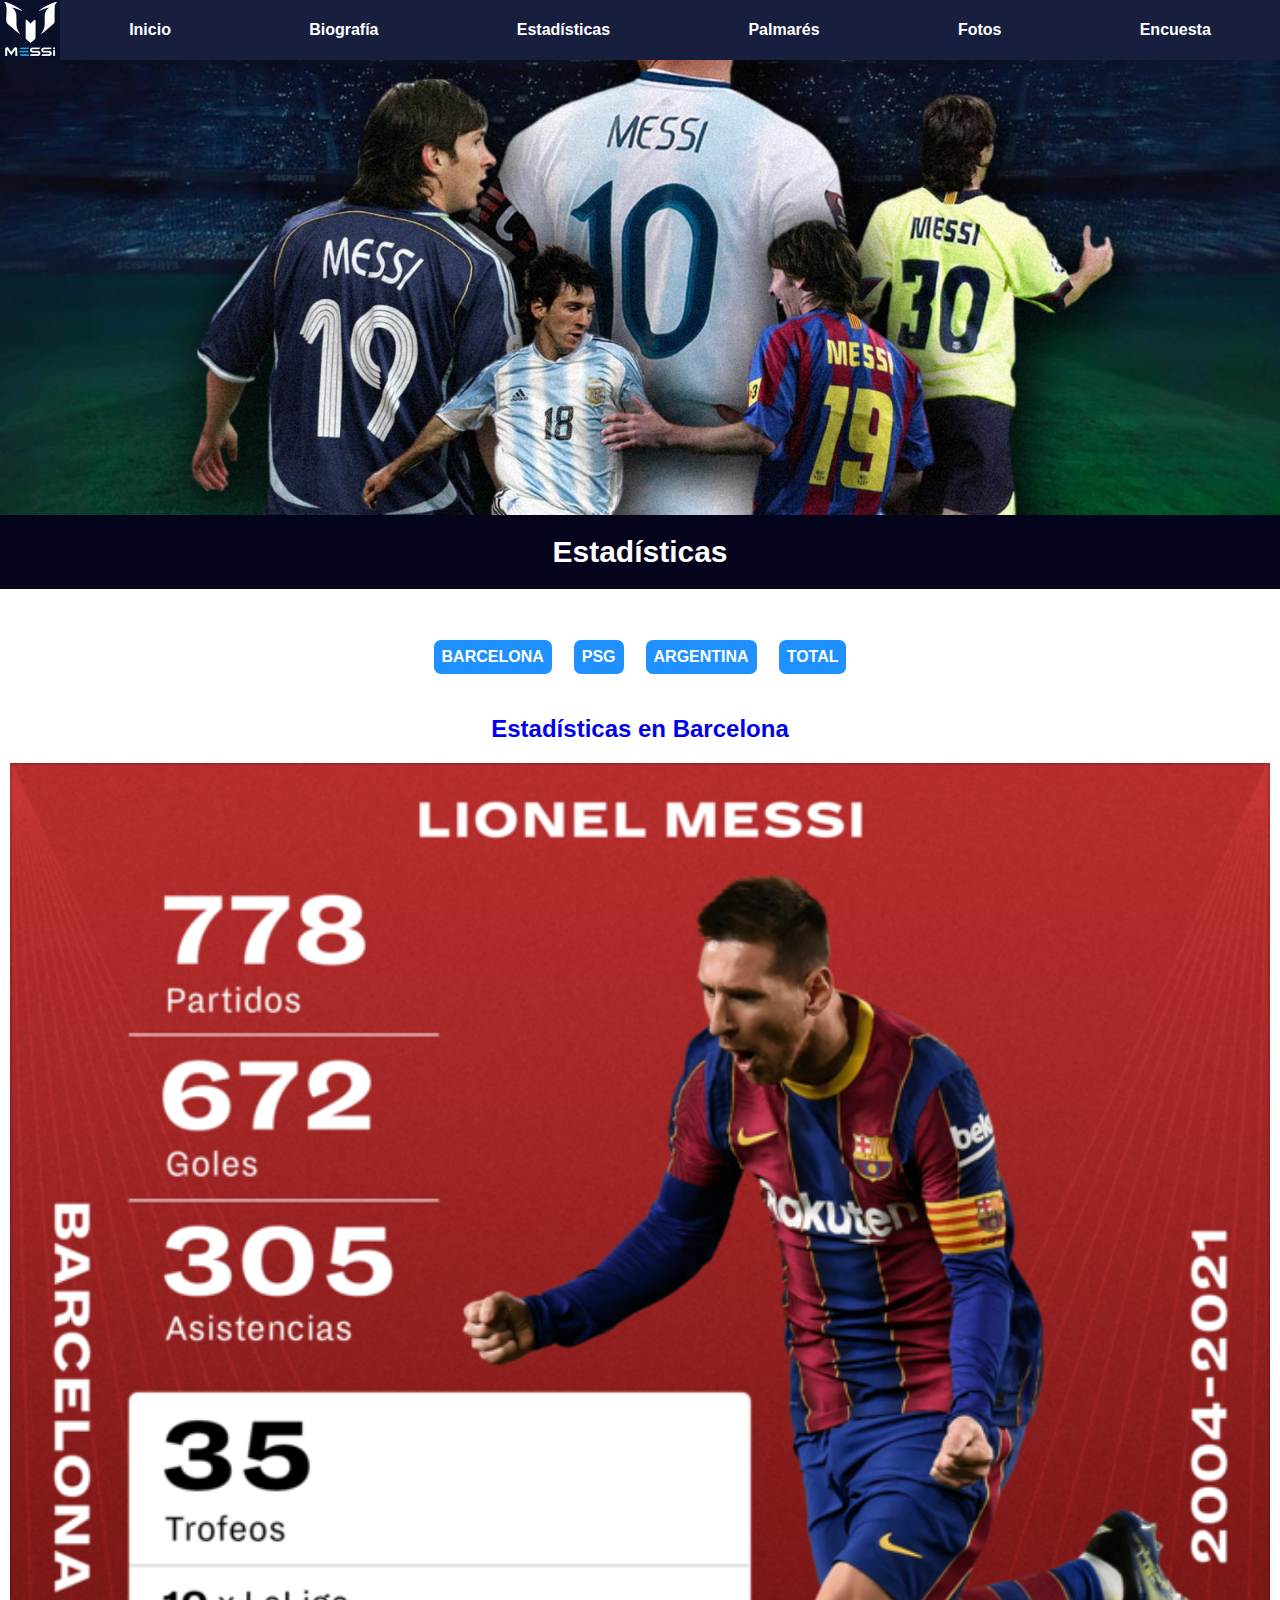
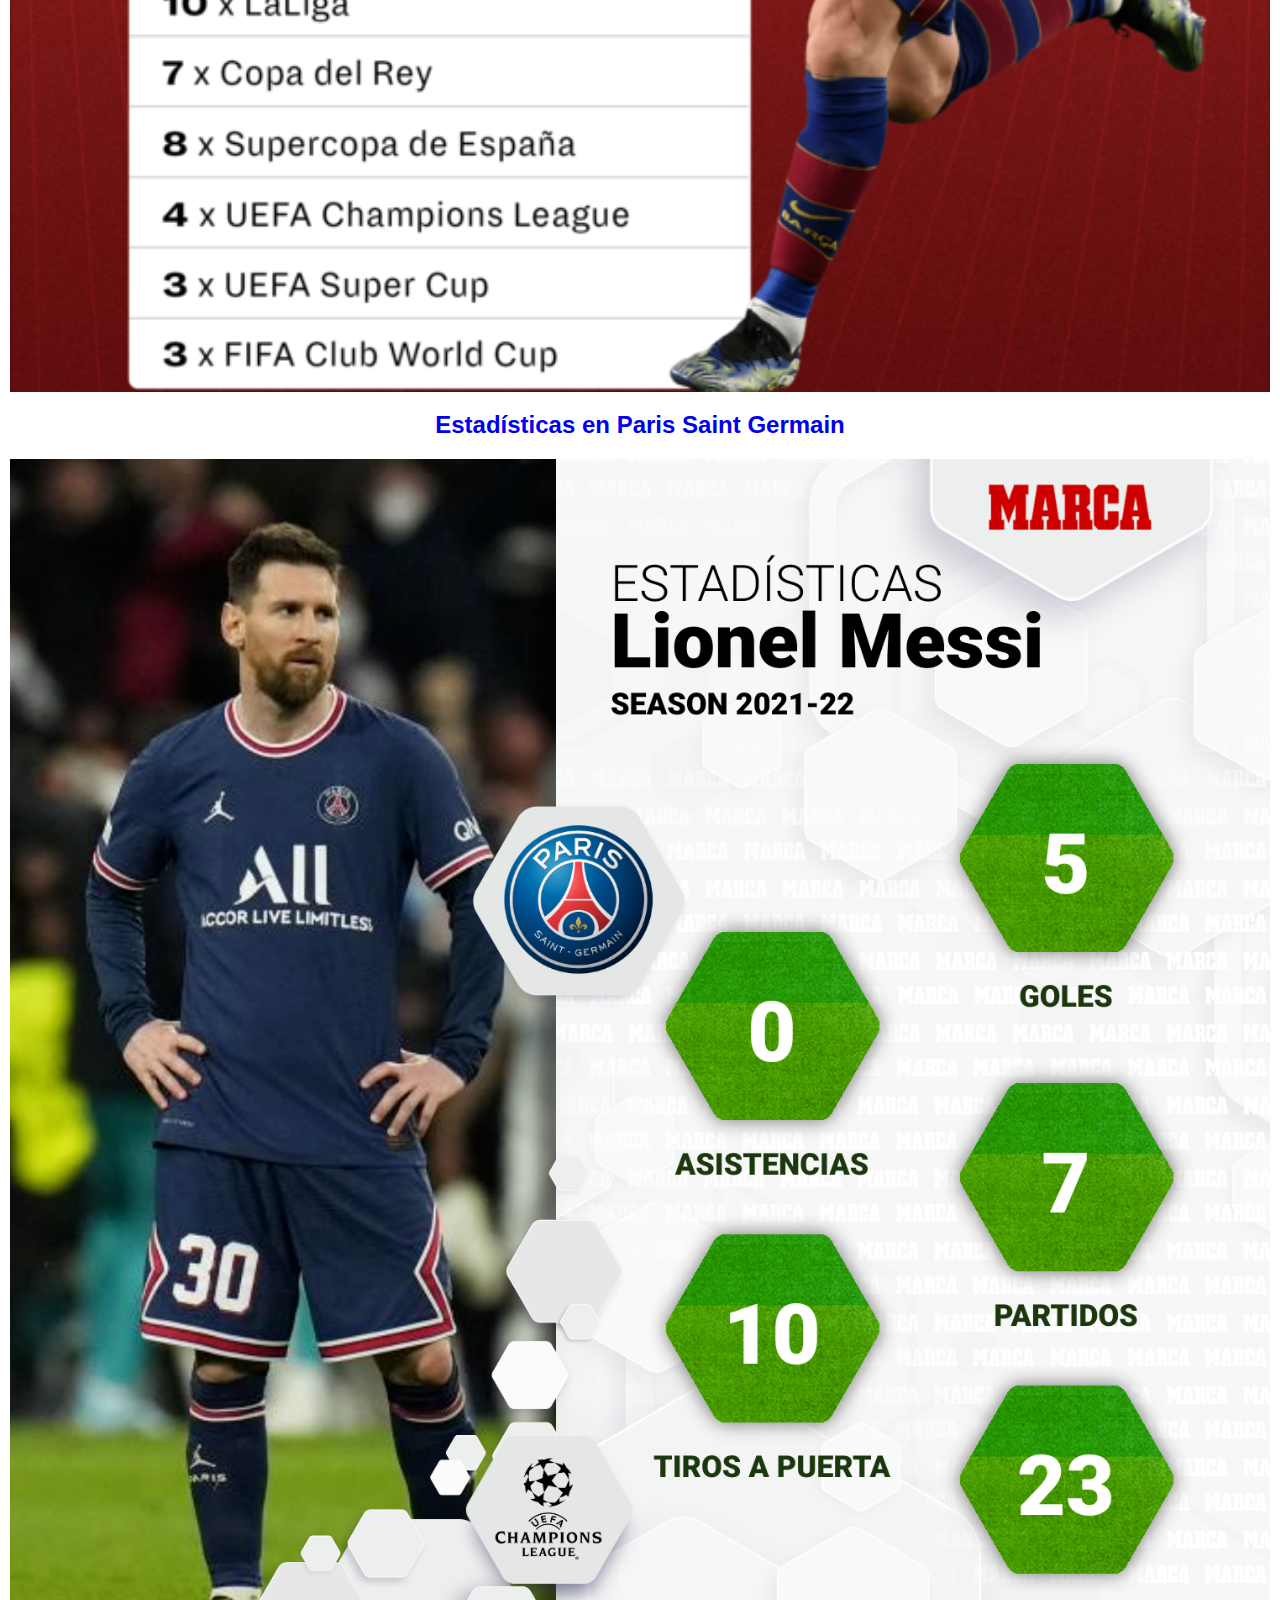
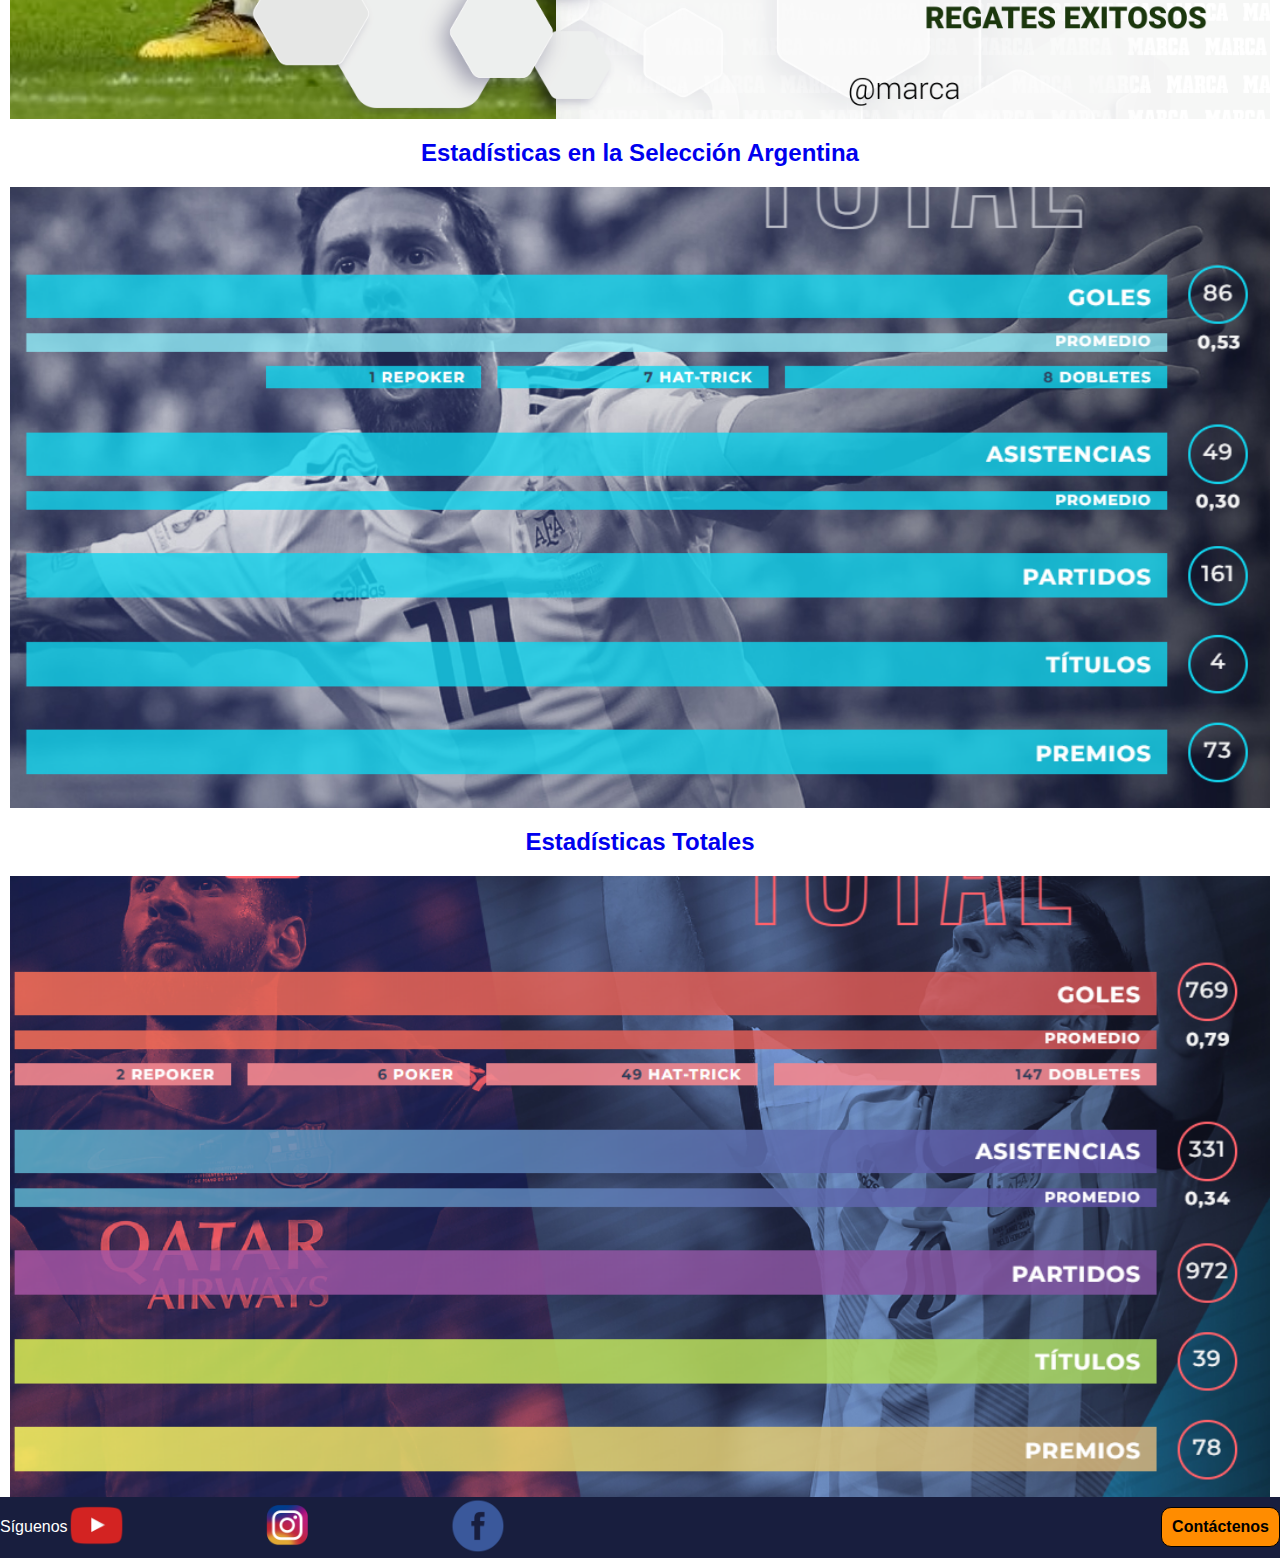
<file: pages/estadisticas.html>
<!DOCTYPE html>
<html lang="es">

<head>
    <meta charset="UTF-8">
    <meta http-equiv="X-UA-Compatible" content="IE=edge">
    <meta name="viewport" content="width=device-width, initial-scale=1.0">
    <meta name="keywords" content="leo messi, barcelona, psg, paris saint germain, argentina, futbol"/>
    <meta name="description" content="Visita la Web de Leo Messi, aqui podras conocer su vida deportiva y personal."/>
    
    <!-- css personalizado-->
    <link rel="stylesheet" href="../css/style.css">
    
    <title>Estadísticas</title>
</head>

<body id="estadisticas">
    <nav class="navegacion" id="navegacion-header">

        <header class="navegacion-header">

            <img id="img-logo-messi" src="../img/logo-messi.png" alt="logo-messi" title="logo-messi" />

            <a href="#navegacion-header" class="navegacion-menu-mobile abrir">
                <img src="../img/abrir.png" alt="menu-abrir" title="menu-abrir" />
            </a>
            <a href="#" class="navegacion-menu-mobile cerrar">
                <img src="../img/cerrar.png" alt="menu-cerrar" title="menu-cerrar"/>
            </a>

        </header>

        <ul class="navegacion-menu">

            <li class="navegacion-item">
                <a href="../index.html" class="navegacion-link navegacion-link-activo">Inicio</a>
            </li>
            <li class="navegacion-item">
                <a href="biografia.html" class="navegacion-link">Biografía</a>
            </li>
            <li class="navegacion-item">
                <a href="estadisticas.html" class="navegacion-link">Estadísticas</a>
            </li>
            <li class="navegacion-item">
                <a href="palmares.html" class="navegacion-link">Palmarés</a>
            </li>
            <li class="navegacion-item">
                <a href="fotos.html" class="navegacion-link">Fotos</a>
            </li>
            <li class="navegacion-item">
                <a href="encuesta.html" class="navegacion-link">Encuesta</a>
            </li>

        </ul>

    </nav>

    <main class="main">

        <div class="grid-container-portada">
            <div class="grid-item-portada-imagen">
                <img src="../img/estadistica-portada.jpg" alt="estadistica-messi" title="estadistica-messi" />
            </div>
            <div class="grid-item-portada-titulo">
                <h1>Estadísticas</h1>
            </div>
        </div>

        <div id="estadisticas-sub-menu" class="estadisticas-sub-menu">
            <a href="#estadistica-barcelona">BARCELONA</a>
            <a href="#estadistica-psg">PSG</a>
            <a href="#estadistica-argentina">ARGENTINA</a>
            <a href="#estadistica-total">TOTAL</a>
        </div>

        <section>

            <div class="grid-container-estadisticas">

                <div id="estadistica-barcelona" class="grid-item grid-item-col1">
                    <h2><a href="#estadisticas-sub-menu">Estadísticas en Barcelona</a></h2>
                </div>

                <div class="grid-item grid-item-col2">
                    <img src="../img/estadistica-barcelona.png" alt="estadistica-messi-barcelona" title="estadistica-messi-barcelona" />
                </div>

            </div>
        </section>

        <section>
            <div class="grid-container-estadisticas">
                <div id="estadistica-psg" class="grid-item grid-item-col1">
                    <h2><a href="#estadisticas-sub-menu">Estadísticas en Paris Saint Germain</a></h2>
                </div>

                <div class="grid-item grid-item-col2">
                    <img src="../img/estadistica-psg.png" alt="estadistica-messi-psg" title="estadistica-messi-psg" />
                </div>

            </div>
        </section>

        <section>

            <div class="grid-container-estadisticas">

                <div id="estadistica-argentina" class="grid-item grid-item-col1">
                    <h2><a href="#estadisticas-sub-menu">Estadísticas en la Selección Argentina</a></h2>
                </div>

                <div class="grid-item grid-item-col2">
                    <img src="../img/estadistica-argentina.png" alt="estadistica-messi-argentina" title="estadistica-messi-argentina" />
                </div>

            </div>

        </section>

        <section>

            <div id="estadistica-total" class="grid-container-estadisticas">

                <div class="grid-item grid-item-col1">
                    <h2><a href="#estadisticas-sub-menu">Estadísticas Totales</a></h2>
                </div>

                <div class="grid-item grid-item-col2">
                    <img src="../img/estadistica-total.png" alt="estadistica-messi-total" title="estadistica-messi-total" />
                </div>

            </div>

        </section>

    </main>

    <footer class="footer">
        
        <div class="grid-footer-container">
            <div class="grid-footer-item col-1">
                <span>Síguenos</span>                
                <a href="https://www.youtube.com/user/LeoMessi" target="_blank"><img src="../img/icono-youtube.png" alt="youtube" title="youtube"></a>
                <a href="https://www.instagram.com/leomessi/" target="_blank"><img src="../img/icono-insta.png" alt="instagram" title="instagram"></a>
                <a href="https://www.facebook.com/leomessi" target="_blank"><img src="../img/icono-facebook.jpg" alt="facebook" title="facebook"></a>                

            </div>        
    
            <div class="grid-footer-item col-2">                                
                <a href="contacto.html">Contáctenos</a>
            </div>
        </div>
        
    </footer>
    
</body>

</html>
</file>
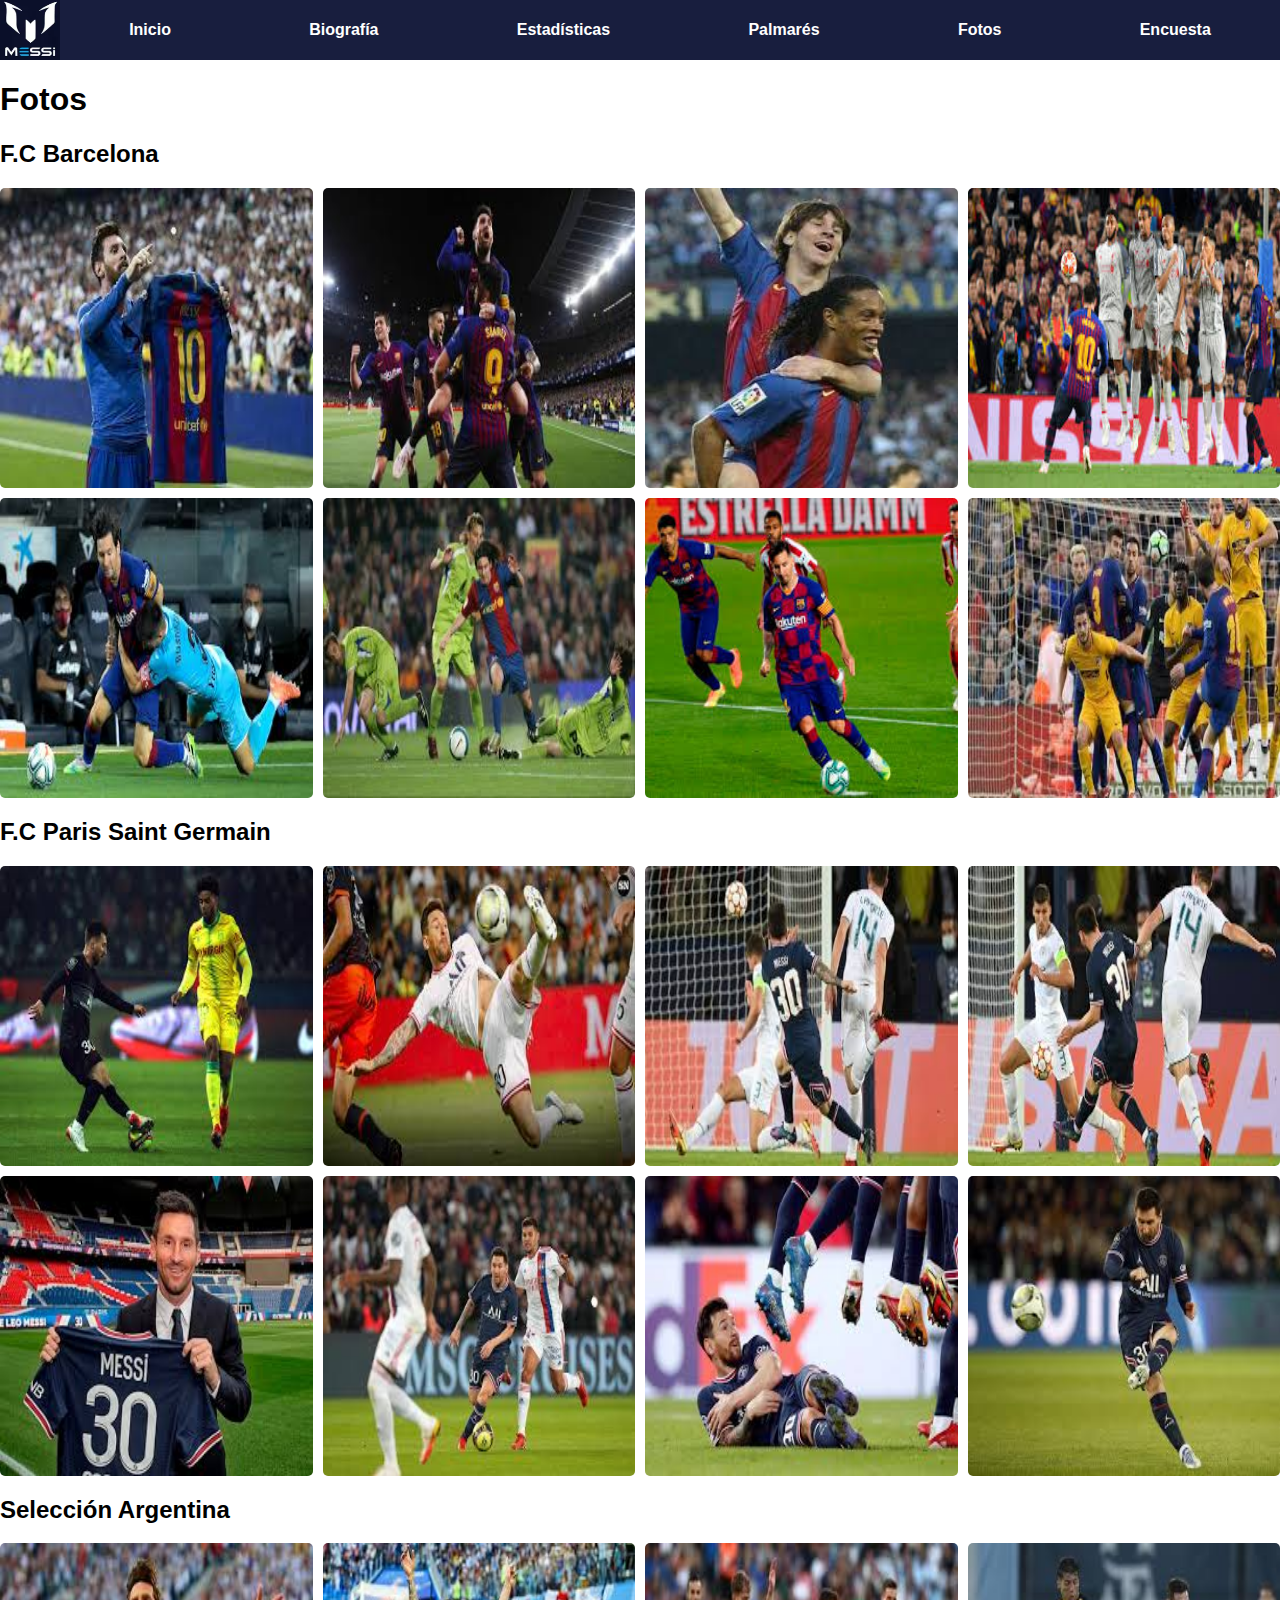
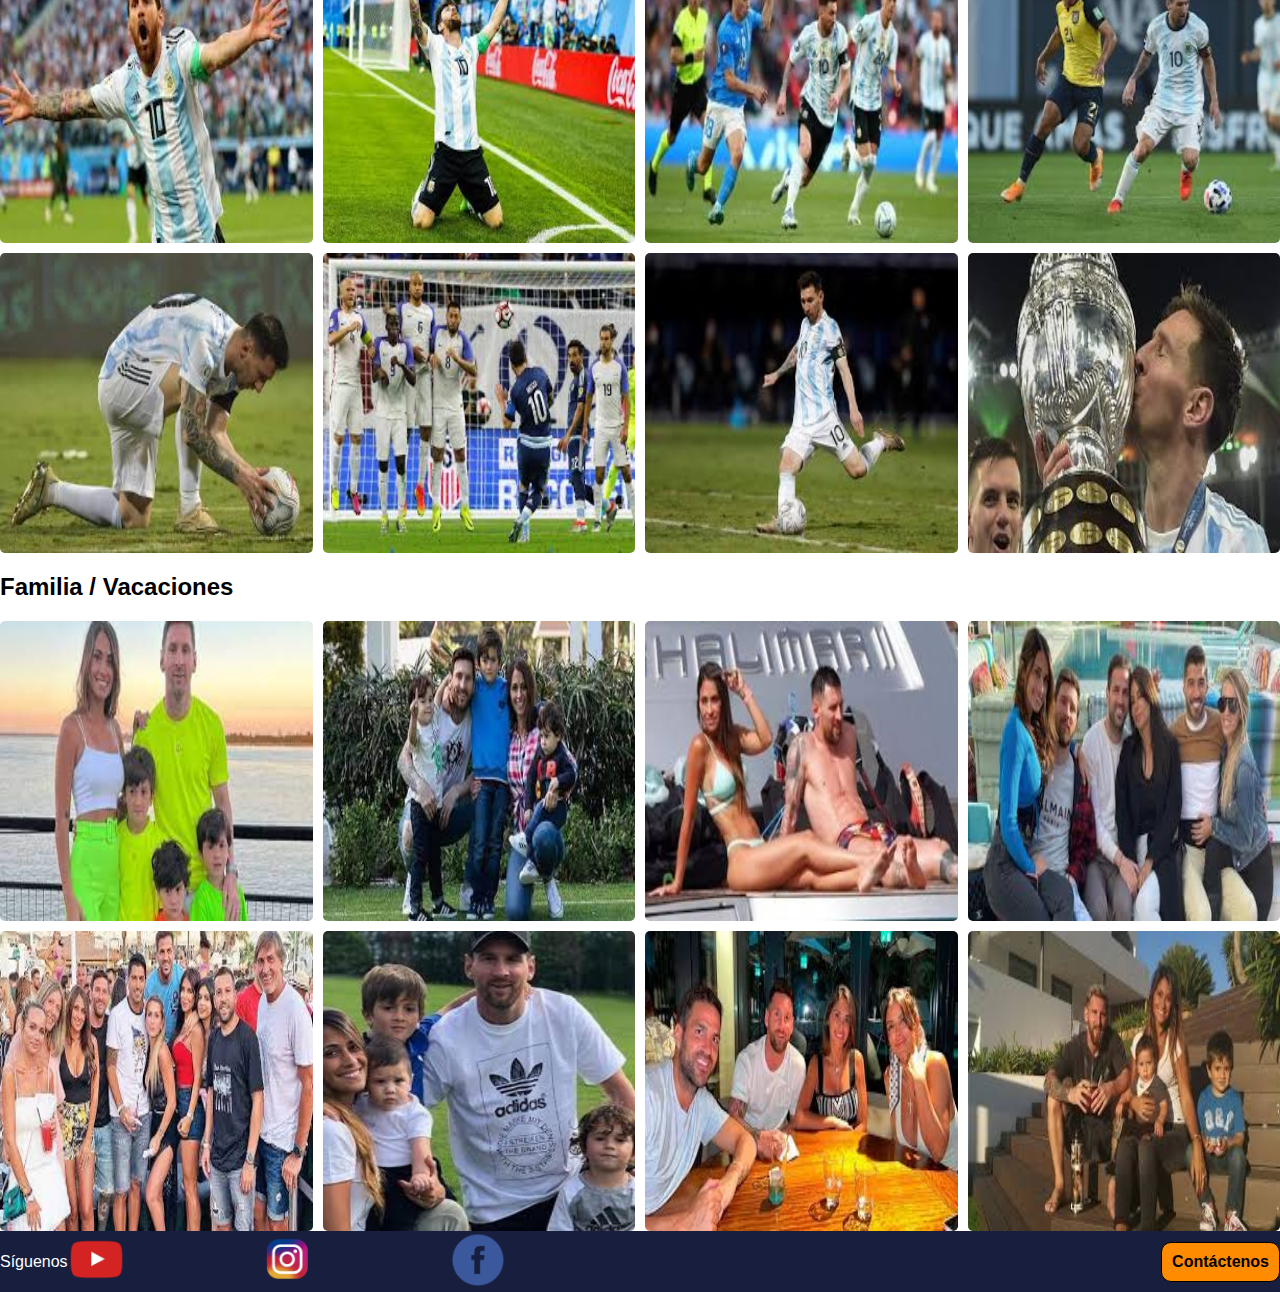
<file: pages/fotos.html>
<!DOCTYPE html>
<html lang="es">

<head>
    <meta charset="UTF-8">
    <meta http-equiv="X-UA-Compatible" content="IE=edge">
    <meta name="viewport" content="width=device-width, initial-scale=1.0">
    <meta name="keywords" content="leo messi, barcelona, psg, paris saint germain, argentina, futbol"/>
    <meta name="description" content="Visita la Web de Leo Messi, aqui podras conocer su vida deportiva y personal."/>
    
    <!-- css personalizado-->
    <link rel="stylesheet" href="../css/style.css">
    
    <title>Fotos</title>
</head>

<body class="body-fotos">
    <nav class="navegacion" id="navegacion-header">

        <header class="navegacion-header">

            <img id="img-logo-messi" src="../img/logo-messi.png" alt="logo-messi" title="logo-messi" />

            <a href="#navegacion-header" class="navegacion-menu-mobile abrir">
                <img src="../img/abrir.png" alt="menu-abrir" title="menu-abrir" />
            </a>
            <a href="#" class="navegacion-menu-mobile cerrar">
                <img src="../img/cerrar.png" alt="menu-cerrar" title="menu-cerrar" />
            </a>

        </header>

        <ul class="navegacion-menu">

            <li class="navegacion-item">
                <a href="../index.html" class="navegacion-link navegacion-link-activo">Inicio</a>
            </li>
            <li class="navegacion-item">
                <a href="biografia.html" class="navegacion-link">Biografía</a>
            </li>
            <li class="navegacion-item">
                <a href="estadisticas.html" class="navegacion-link">Estadísticas</a>
            </li>
            <li class="navegacion-item">
                <a href="palmares.html" class="navegacion-link">Palmarés</a>
            </li>
            <li class="navegacion-item">
                <a href="fotos.html" class="navegacion-link">Fotos</a>
            </li>
            <li class="navegacion-item">
                <a href="encuesta.html" class="navegacion-link">Encuesta</a>
            </li>

        </ul>

    </nav>


    <h1>Fotos</h1>

    <h2>F.C Barcelona</h2>

    <section class="container-barcelona">

        <div class="galeria">

            <div class="imagen"><img src="../img/foto-messi-barsa-1.jpg" alt="foto-leo-messi" title="foto-leo-messi" /></div>
            <div class="imagen"><img src="../img/foto-messi-barsa-2.jpg" alt="foto-leo-messi" title="foto-leo-messi" /></div>
            <div class="imagen"><img src="../img/foto-messi-barsa-3.jpg" alt="foto-leo-messi" title="foto-leo-messi" /></div>
            <div class="imagen"><img src="../img/foto-messi-barsa-4.jpg" alt="foto-leo-messi" title="foto-leo-messi" /></div>
            <div class="imagen"><img src="../img/foto-messi-barsa-5.jpg" alt="foto-leo-messi" title="foto-leo-messi" /></div>
            <div class="imagen"><img src="../img/foto-messi-barsa-6.jpg" alt="foto-leo-messi" title="foto-leo-messi" /></div>
            <div class="imagen"><img src="../img/foto-messi-barsa-7.jpg" alt="foto-leo-messi" title="foto-leo-messi" /></div>
            <div class="imagen"><img src="../img/foto-messi-barsa-8.jpg" alt="foto-leo-messi" title="foto-leo-messi" /></div>

        </div>

    </section>

    <h2>F.C Paris Saint Germain</h2>

    <section class="container-psg">

        <div class="galeria">

            <div class="imagen"><img src="../img/foto-messi-psg-1.jpg" alt="foto-leo-messi" title="foto-leo-messi" /></div>
            <div class="imagen"><img src="../img/foto-messi-psg-2.jpg" alt="foto-leo-messi" title="foto-leo-messi" /></div>
            <div class="imagen"><img src="../img/foto-messi-psg-3.jpg" alt="foto-leo-messi" title="foto-leo-messi" /></div>
            <div class="imagen"><img src="../img/foto-messi-psg-4.jpg" alt="foto-leo-messi" title="foto-leo-messi" /></div>
            <div class="imagen"><img src="../img/foto-messi-psg-5.jpg" alt="foto-leo-messi" title="foto-leo-messi" /></div>
            <div class="imagen"><img src="../img/foto-messi-psg-6.jpg" alt="foto-leo-messi" title="foto-leo-messi" /></div>
            <div class="imagen"><img src="../img/foto-messi-psg-7.jpg" alt="foto-leo-messi" title="foto-leo-messi" /></div>
            <div class="imagen"><img src="../img/foto-messi-psg-8.jpg" alt="foto-leo-messi" title="foto-leo-messi" /></div>
        </div>

    </section>

    <h2>Selección Argentina</h2>

    <section class="container-argentina">

        <div class="galeria">

            <div class="imagen"><img src="../img/foto-messi-arg-1.jpg" alt="foto-leo-messi" title="foto-leo-messi" /></div>
            <div class="imagen"><img src="../img/foto-messi-arg-2.jpg" alt="foto-leo-messi" title="foto-leo-messi" /></div>
            <div class="imagen"><img src="../img/foto-messi-arg-3.jpg" alt="foto-leo-messi" title="foto-leo-messi" /></div>
            <div class="imagen"><img src="../img/foto-messi-arg-4.jpg" alt="foto-leo-messi" title="foto-leo-messi" /></div>
            <div class="imagen"><img src="../img/foto-messi-arg-5.jpg" alt="foto-leo-messi" title="foto-leo-messi" /></div>
            <div class="imagen"><img src="../img/foto-messi-arg-6.jpg" alt="foto-leo-messi" title="foto-leo-messi" /></div>
            <div class="imagen"><img src="../img/foto-messi-arg-7.jpg" alt="foto-leo-messi" title="foto-leo-messi" /></div>
            <div class="imagen"><img src="../img/foto-messi-arg-8.jpg" alt="foto-leo-messi" title="foto-leo-messi" /></div>
        </div>

    </section>

    <h2>Familia / Vacaciones</h2>
    
    <section class="container-familia">

        <div class="galeria">

            <div class="imagen"><img src="../img/foto-messi-fam-1.jpg" alt="foto-leo-messi" title="foto-leo-messi" /></div>
            <div class="imagen"><img src="../img/foto-messi-fam-2.jpg" alt="foto-leo-messi" title="foto-leo-messi" /></div>
            <div class="imagen"><img src="../img/foto-messi-fam-3.jpg" alt="foto-leo-messi" title="foto-leo-messi" /></div>
            <div class="imagen"><img src="../img/foto-messi-fam-4.jpg" alt="foto-leo-messi" title="foto-leo-messi" /></div>
            <div class="imagen"><img src="../img/foto-messi-fam-5.jpg" alt="foto-leo-messi" title="foto-leo-messi" /></div>
            <div class="imagen"><img src="../img/foto-messi-fam-6.jpg" alt="foto-leo-messi" title="foto-leo-messi" /></div>
            <div class="imagen"><img src="../img/foto-messi-fam-7.jpg" alt="foto-leo-messi" title="foto-leo-messi" /></div>
            <div class="imagen"><img src="../img/foto-messi-fam-8.jpg" alt="foto-leo-messi" title="foto-leo-messi" /></div>
        </div>

    </section>

    <footer class="footer">
        
        <div class="grid-footer-container">
            <div class="grid-footer-item col-1">
                <span>Síguenos</span>                
                <a href="https://www.youtube.com/user/LeoMessi" target="_blank"><img src="../img/icono-youtube.png" alt="youtube" title="youtube"></a>
                <a href="https://www.instagram.com/leomessi/" target="_blank"><img src="../img/icono-insta.png" alt="instagram" title="instagram"></a>
                <a href="https://www.facebook.com/leomessi" target="_blank"><img src="../img/icono-facebook.jpg" alt="facebook" title="facebook"></a>                

            </div>        
    
            <div class="grid-footer-item col-2">                                
                <a href="contacto.html">Contáctenos</a>
            </div>
        </div>
        
    </footer>

</body>

</html>
</file>
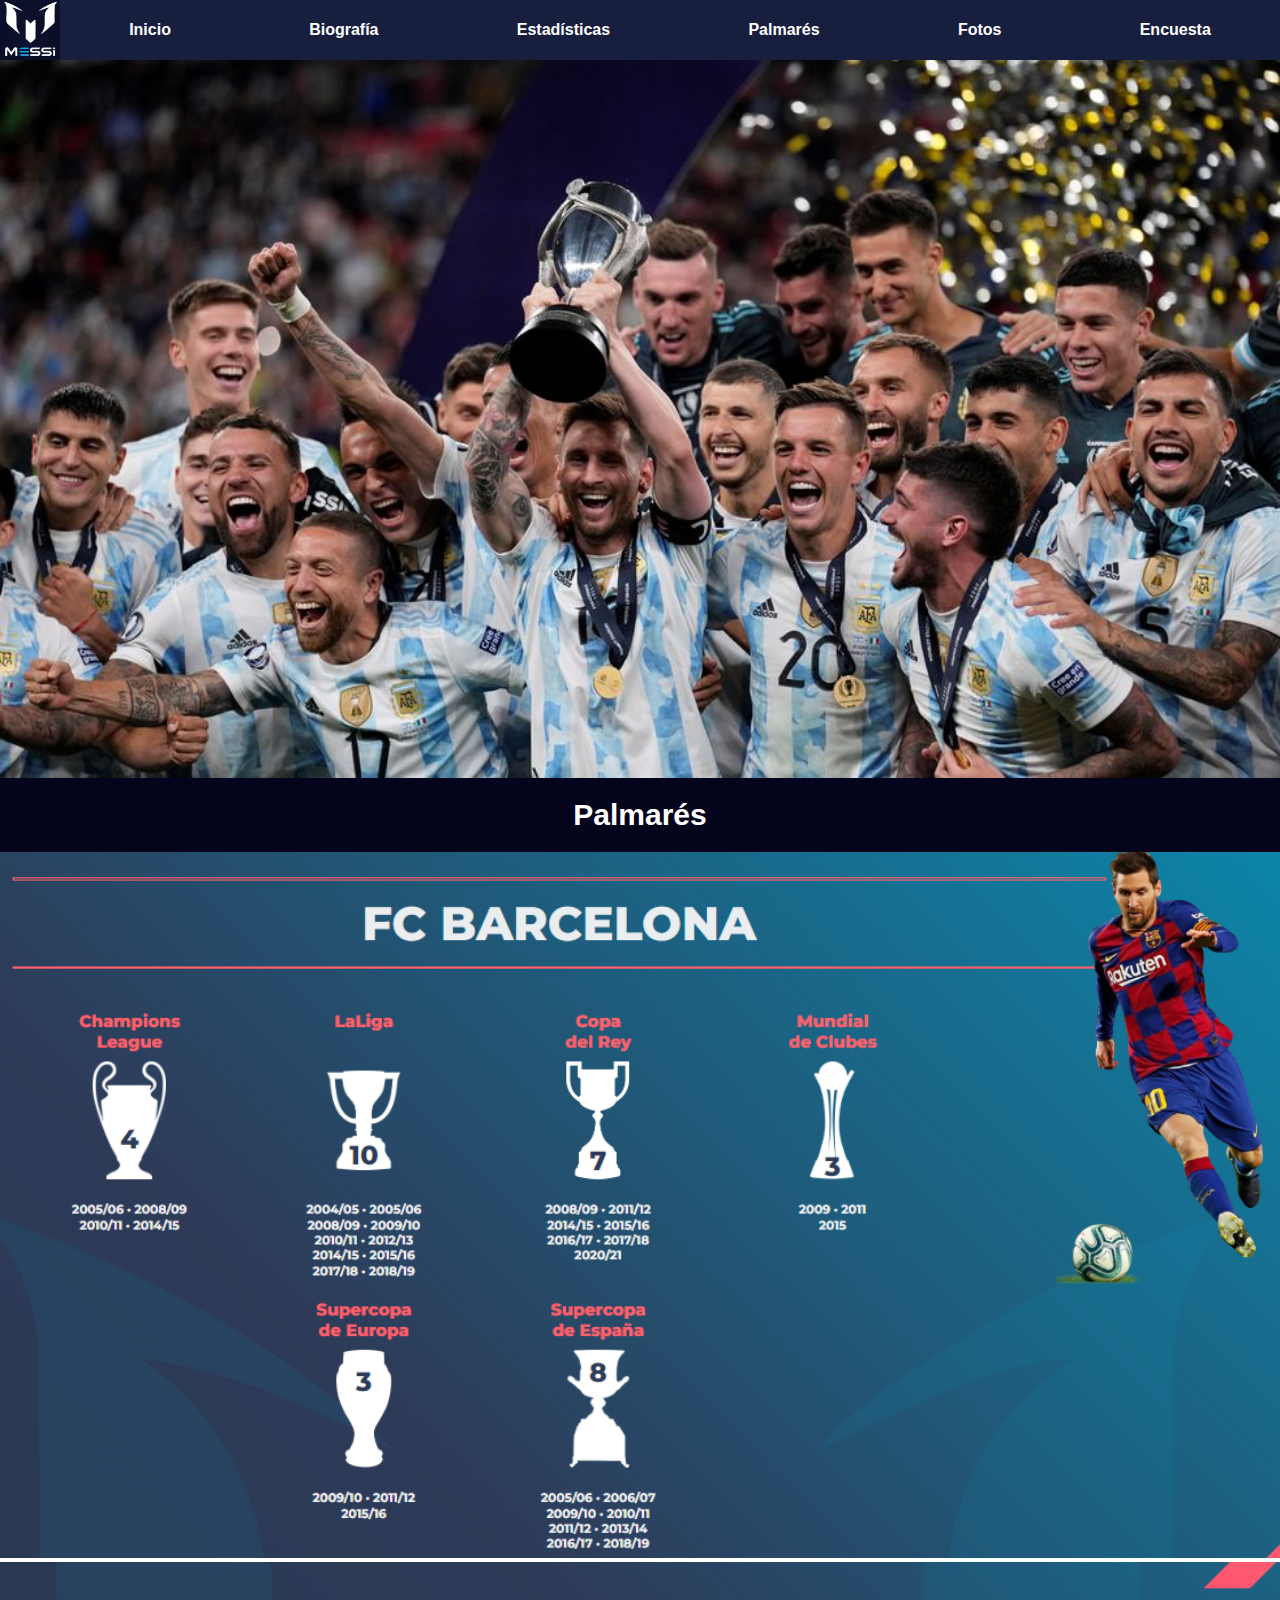
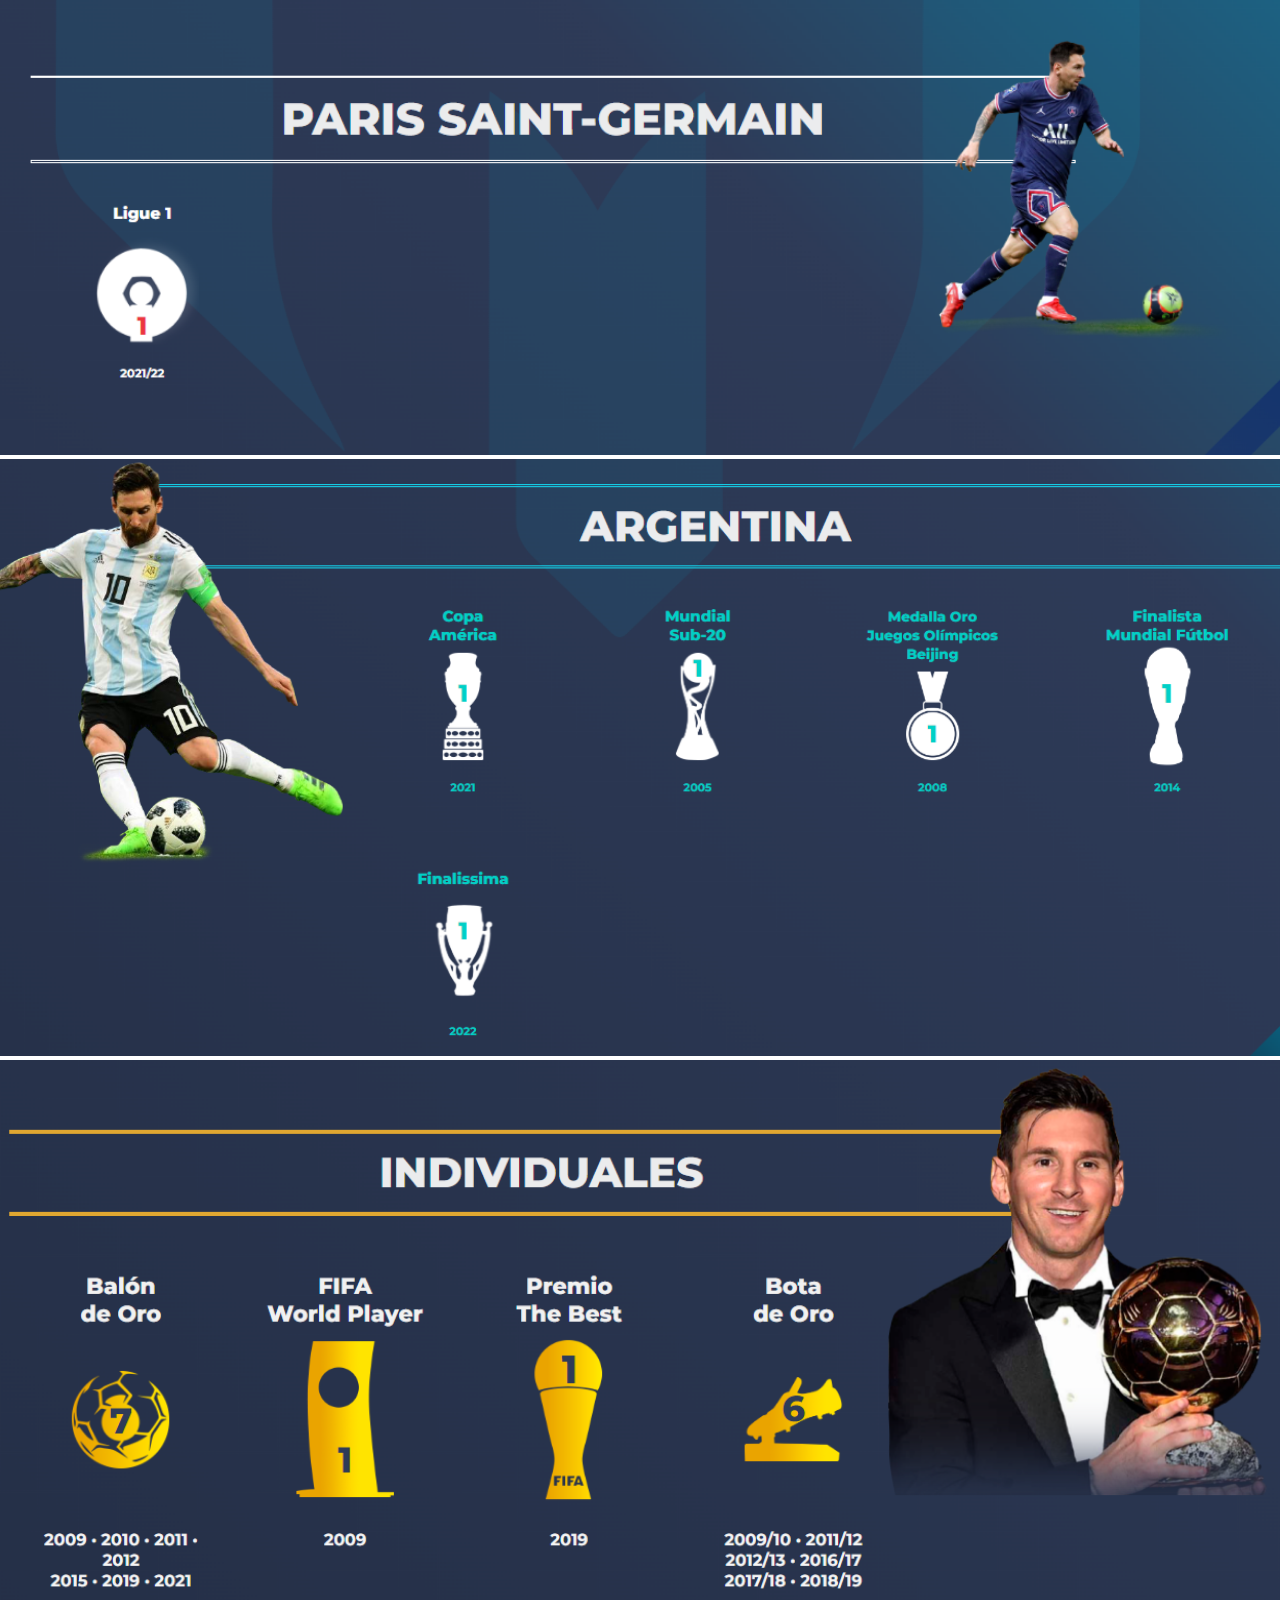
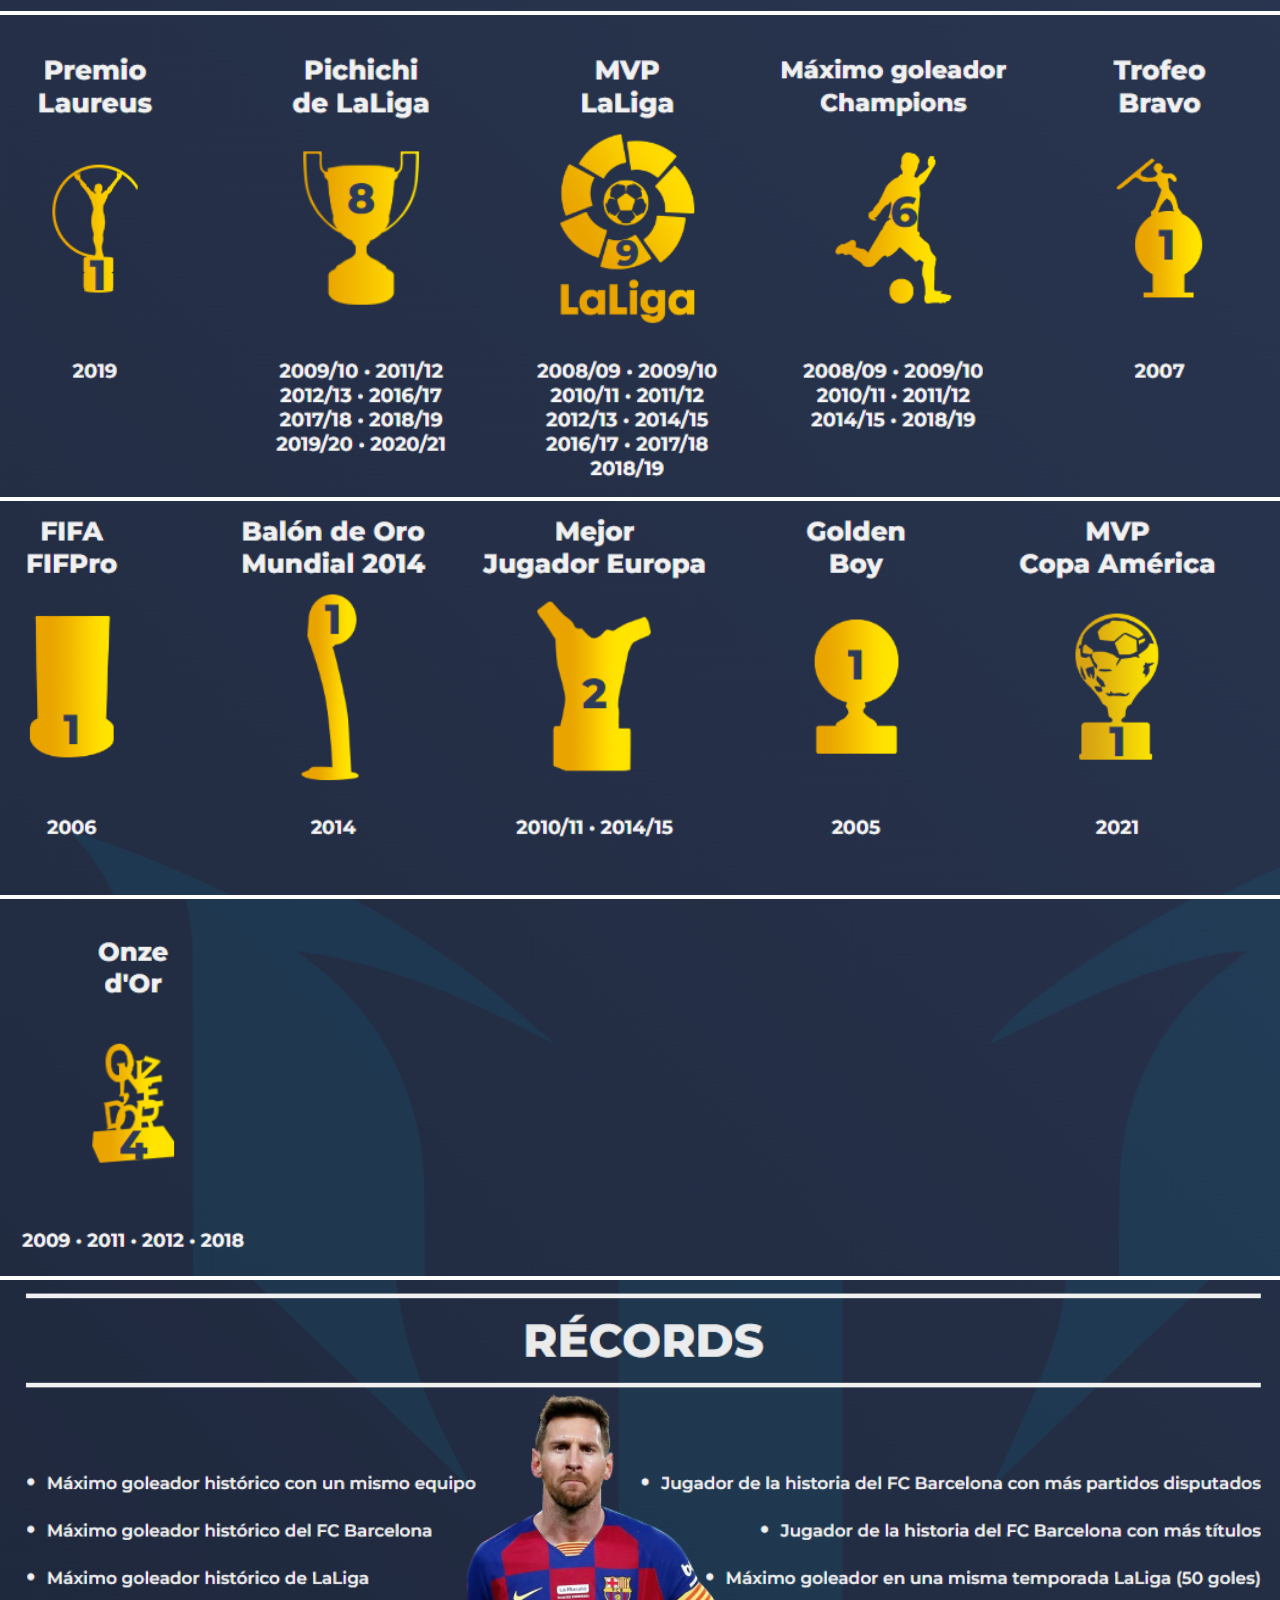
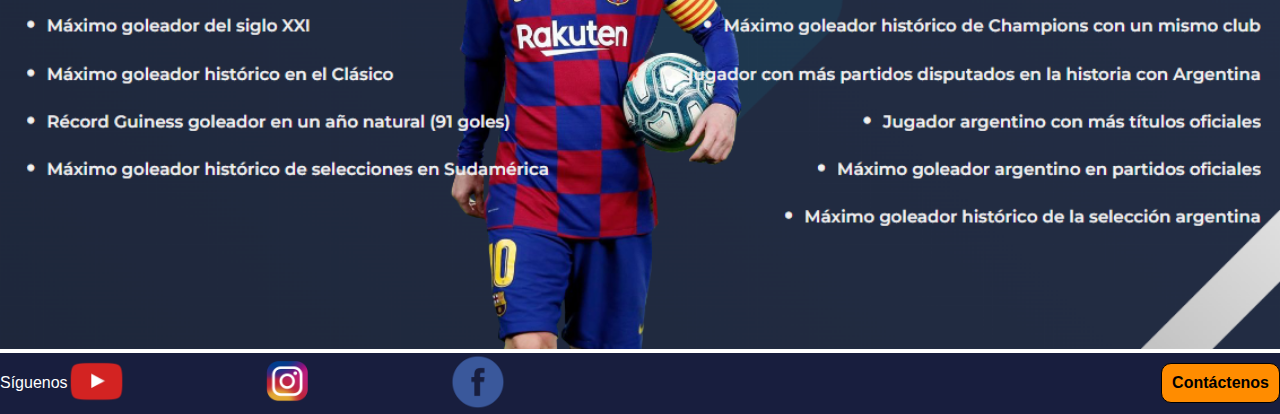
<file: pages/palmares.html>
<!DOCTYPE html>
<html lang="es">

<head>
    <meta charset="UTF-8">
    <meta http-equiv="X-UA-Compatible" content="IE=edge">
    <meta name="viewport" content="width=device-width, initial-scale=1.0">
    <meta name="keywords" content="leo messi, barcelona, psg, paris saint germain, argentina, futbol"/>
    <meta name="description" content="Visita la Web de Leo Messi, aqui podras conocer su vida deportiva y personal."/>
    
    <!-- css personalizado-->
    <link rel="stylesheet" href="../css/style.css">
    
    <title>Palmarés</title>
</head>

<body id="palmares">
    <nav class="navegacion" id="navegacion-header">

        <header class="navegacion-header">

            <img id="img-logo-messi" src="../img/logo-messi.png" alt="logo-messi" title="logo-messi" />

            <a href="#navegacion-header" class="navegacion-menu-mobile abrir">
                <img src="../img/abrir.png" alt="menu-abrir" title="menu-abrir" />
            </a>
            <a href="#" class="navegacion-menu-mobile cerrar">
                <img src="../img/cerrar.png" alt="menu-cerrar" title="menu-cerrar" />
            </a>

        </header>

        <ul class="navegacion-menu">

            <li class="navegacion-item">
                <a href="../index.html" class="navegacion-link navegacion-link-activo">Inicio</a>
            </li>
            <li class="navegacion-item">
                <a href="biografia.html" class="navegacion-link">Biografía</a>
            </li>
            <li class="navegacion-item">
                <a href="estadisticas.html" class="navegacion-link">Estadísticas</a>
            </li>
            <li class="navegacion-item">
                <a href="palmares.html" class="navegacion-link">Palmarés</a>
            </li>
            <li class="navegacion-item">
                <a href="fotos.html" class="navegacion-link">Fotos</a>
            </li>
            <li class="navegacion-item">
                <a href="encuesta.html" class="navegacion-link">Encuesta</a>
            </li>

        </ul>

    </nav>

    <main class="main">


        <div class="grid-container-portada">
            <div class="grid-item-portada-imagen">
                <img src="../img/portada-palmares.jpg" alt="palmares-messi" title="palmares-messi" />
            </div>
            <div class="grid-item-portada-titulo">
                <h1>Palmarés</h1>
            </div>
        </div>


        <section class="grid-container-palmares">
            <img src="../img/palmares-barcelona.png" alt="palmares-barcelona" title="palmares-barcelona" />
            <img src="../img/palmares-psg.png" alt="palmares-psg" title="palmares-psg" />
            <img src="../img/palmares-argentina.png" alt="palmares-arg" title="palmares-arg" />
            <img src="../img/palmares-individual-1.png" alt="palmares-indiv" title="palmares-indiv" />
            <img src="../img/palmares-individual-2.png" alt="palmares-indiv" title="palmares-indiv" />
            <img src="../img/palmares-individual-3.png" alt="palmares-indiv" title="palmares-indiv" />
            <img src="../img/palmares-individual-4.png" alt="palmares-indiv" title="palmares-indiv" />
            <img src="../img/records.png" alt="records-messi" />
        </section>

    </main>

    <footer class="footer">
        
        <div class="grid-footer-container">
            <div class="grid-footer-item col-1">
                <span>Síguenos</span>                
                <a href="https://www.youtube.com/user/LeoMessi" target="_blank"><img src="../img/icono-youtube.png" alt="youtube" title="youtube"></a>
                <a href="https://www.instagram.com/leomessi/" target="_blank"><img src="../img/icono-insta.png" alt="instagram" title="instagram"></a>
                <a href="https://www.facebook.com/leomessi" target="_blank"><img src="../img/icono-facebook.jpg" alt="facebook" title="facebook"></a>                

            </div>        
    
            <div class="grid-footer-item col-2">                                
                <a href="contacto.html">Contáctenos</a>
            </div>
        </div>
        
    </footer>
</body>

</html>
</file>
<file: css/style.css>
/* ************************************************************************** */
/* ******************************** VARIABLES ******************************* */
/* ************************************************************************** */
/* colores */
/* ------- mixin --------*/
/* ************************************************************************** */
/* **************************** RESET BROWSER ******************************* */
/* ************************************************************************** */
html body {
  margin: 0;
  padding: 0;
  font-family: arial; }

ul {
  list-style: none;
  padding: 0;
  margin: 0; }

a {
  text-decoration-line: none; }

p {
  margin: 0; }

* {
  box-sizing: border-box; }

/* ++++++++++++++++++++++++++++++++++++++++++++++++++++++++++++++++++++++++++ */
/* ++++++++++++++++++++++++ COMPORTAMIENTO - MOBILE +++++++++++++++++++++++++ */
/* ++++++++++++++++++++++++++++++++++++++++++++++++++++++++++++++++++++++++++ */
/* ************************************************************************** */
/* ************************* MENU DE NAVEGACION ***************************** */
/* ************************************************************************** */
.navegacion {
  background-color: #181e3e; }

.navegacion-header {
  display: flex;
  justify-content: space-between;
  align-items: center; }

header img {
  width: 60px;
  height: 60px; }

.navegacion-menu {
  width: 100%;
  display: flex;
  position: absolute;
  background-image: linear-gradient(to top, #181e3e 0%, transparent 100%);
  justify-content: space-around;
  align-items: center;
  flex-direction: column;
  height: 0;
  overflow: hidden;
  transition: all 0.7s ease; }
  .navegacion-menu a:hover {
    font-size: 20px;
    color: red;
    font-weight: bold;
    transform: scale(1.3); }

.navegacion-link {
  color: white;
  font-weight: bold; }

#navegacion-header:target .navegacion-menu {
  height: 250px; }

#navegacion-header:target .abrir {
  display: none; }

#navegacion-header:target .cerrar {
  display: flex; }

.cerrar {
  display: none; }

/* ************************************************************************** */
/* *********************************** FOOTER ******************************* */
/* ************************************************************************** */
.grid-footer-container {
  background-color: #181e3e;
  display: grid;
  grid-template-columns: 1fr 1fr; }

.grid-footer-item {
  display: flex;
  flex-direction: row;
  justify-content: end;
  align-items: center;
  color: white;
  width: 100%; }
  .grid-footer-item img {
    width: 30%; }

.col-2 a {
  text-decoration: none;
  border: 1px solid black;
  padding: 10px;
  border-radius: 10px;
  background-color: darkorange;
  color: black;
  font-weight: bold; }

/* ************************************************************************** */
/* ******************************** index.html ****************************** */
/* ************************************************************************** */
.grid-container-portada {
  width: 100%;
  margin: auto;
  display: grid;
  grid-template-columns: 1fr;
  grid-auto-rows: auto; }
  .grid-container-portada > div {
    display: flex;
    align-items: center;
    justify-content: center;
    background-color: #04041c; }

.grid-item-portada-imagen img {
  width: 100%;
  display: flex;
  justify-content: center;
  align-items: center;
  background-repeat: no-repeat;
  background-size: cover;
  background-position: center; }

.grid-item-portada-titulo h1 {
  color: white;
  font-size: 30px;
  width: 100%;
  display: flex;
  justify-content: center;
  align-items: center;
  text-align: center; }

/* ---- Seccion: Noticias / Novedades - Fundacion Leo Messi en Index.html ---- */
#index .grid-container {
  width: 100%;
  margin: auto;
  display: grid;
  grid-template-columns: 1fr 1fr 1fr;
  grid-template-areas: 'imagen imagen imagen' 'texto texto texto' 'links links links';
  grid-template-rows: auto; }

#index .grid-item-1 {
  grid-area: imagen; }

#index .grid-item-2 {
  grid-area: texto; }

#index .grid-item-3 {
  grid-area: links; }

#index .grid-container .grid-item {
  display: flex;
  flex-direction: column;
  justify-content: space-around;
  align-items: center;
  margin-top: 10px; }

#index .grid-container .grid-item > img {
  border-radius: 10px;
  width: 100%;
  background-repeat: no-repeat;
  background-size: cover;
  padding: 0 5px; }

#index .grid-container .grid-item .links {
  display: flex;
  flex-direction: row;
  justify-content: space-around;
  align-items: center;
  width: 100%;
  max-width: 350px; }

#index .grid-item .links > div {
  text-align: center; }

#index .links img {
  width: 50%; }

#index h2 {
  font-family: 'Courier New', Courier, monospace;
  font-size: 25px;
  margin-top: 20px;
  margin-bottom: 50px;
  text-align: center;
  text-decoration: underline; }

#index .grid-item h3 {
  font-size: 18px;
  margin-top: 10px;
  text-align: center; }

#index .grid-item p {
  text-align: justify;
  padding: 10px; }

/* ------------------- Seccion: Fundacion Leo Messi en Index.html -------------- */
.boton-acciones-fundacion {
  background: #0a7ebd;
  font-family: sans-serif;
  color: white;
  font-weight: bold;
  border-radius: 15px;
  padding: 15px; }

.flex-container-fundacion-messi {
  display: flex;
  flex-direction: column;
  align-items: center;
  justify-content: center; }

.flex-container-fundacion-messi img {
  width: 100%;
  margin: auto;
  padding: 10px; }

.flex-container-fundacion-messi h2 {
  margin: 0;
  margin-top: 40px; }

/* ************************************************************************** */
/* ***************************** biografia.html ***************************** */
/* ************************************************************************** */
#biografia .grid-container-biografia {
  width: 100%;
  margin: auto;
  display: grid;
  grid-template-columns: 1fr 1fr;
  grid-template-areas: 'imagen imagen' 'texto texto';
  grid-template-rows: auto; }

#biografia .grid-item-1 {
  grid-area: imagen; }

#biografia .grid-item-2 {
  grid-area: texto; }

#biografia .grid-container-biografia .grid-item {
  display: flex;
  flex-direction: column;
  justify-content: space-around;
  align-items: center;
  margin: auto;
  margin-top: 10px;
  margin-bottom: 5px;
  padding: 0 5px; }

#biografia .grid-item > img {
  width: 100%; }

#biografia h2 {
  margin-left: 5%; }

/* ************************************************************************** */
/* **************************** estadisticas.html *************************** */
/* ************************************************************************** */
.estadisticas-sub-menu {
  display: flex;
  flex-direction: column;
  padding: 10px; }
  .estadisticas-sub-menu a {
    padding: 8px;
    background-color: dodgerblue;
    border-radius: 8px;
    border: 1px solid white;
    color: white;
    font-weight: bold; }

#estadisticas .grid-container-estadisticas {
  width: 100%;
  margin: auto;
  display: grid;
  grid-template-columns: 1fr 1fr;
  grid-template-areas: 'imagen imagen' 'texto texto';
  grid-template-rows: auto; }

#estadisticas .grid-item-col1 {
  grid-area: imagen; }

#estadisticas .grid-item-col2 {
  grid-area: texto; }

#estadisticas .grid-container-estadisticas .grid-item {
  display: flex;
  flex-direction: column;
  justify-content: space-around;
  align-items: center;
  width: 100%; }

#estadisticas .grid-item > img {
  width: 100%;
  padding: 0 10px; }

/* ************************************************************************** */
/* ****************************** palmares.html ***************************** */
/* ************************************************************************** */
#palmares .grid-container-palmares {
  width: 100%; }

#palmares .grid-container-palmares > img {
  width: 100%; }

/* ************************************************************************** */
/* ******************************* fotos.html ******************************* */
/* ************************************************************************** */
.imagen {
  width: 100%;
  display: flex;
  justify-content: center;
  align-items: center;
  transition: transform 0.5s ease-in-out;
  background-size: cover;
  background-position: center;
  background-repeat: no-repeat;
  margin: auto; }
  .imagen img {
    width: 100%;
    border-radius: 5px;
    height: 300px; }
  .imagen:hover {
    filter: opacity(0.9);
    transform: scale(1.05); }

.galeria {
  width: 100%;
  margin: auto;
  display: grid;
  grid-template-columns: repeat(3, 1fr);
  column-gap: 10px;
  row-gap: 10px; }

@media (min-width: 200px) {
  .galeria {
    grid-template-columns: repeat(1, 1fr); } }

@media (min-width: 600px) {
  .galeria {
    grid-template-columns: repeat(2, 1fr); } }

@media (min-width: 750px) {
  .galeria {
    grid-template-columns: repeat(3, 1fr); } }

@media (min-width: 1024px) {
  .galeria {
    grid-template-columns: repeat(4, 1fr); } }

/* ************************************************************************** */
/* ***************************** contacto.html ****************************** */
/* ************************************************************************** */
#contacto .container-formulario {
  margin: auto;
  padding: 20px 10px;
  background-color: pink;
  width: 100%;
  max-width: 400px;
  background: url(../img/fondo-form.jpg) no-repeat 0px;
  background-size: cover;
  background-position: center;
  border-radius: 2px;
  color: white;
  font-weight: bold; }

#contacto form {
  width: 100%;
  margin: auto; }
  #contacto form label {
    display: block;
    padding: 7px 0; }
  #contacto form input {
    display: block;
    width: 100%;
    margin-top: 5px; }
  #contacto form textarea {
    display: block;
    width: 100%;
    margin-top: 5px;
    height: 100px; }
  #contacto form .boton {
    width: 100%;
    outline: none;
    margin: 0 auto;
    margin-top: 20px;
    padding: 10px 20px;
    font-size: 20px;
    font-weight: bold;
    text-transform: uppercase;
    background-color: #69A7D4;
    border: none;
    color: white;
    cursor: pointer;
    transition: 0.3s all; }

/* ++++++++++++++++++++++++++++++++++++++++++++++++++++++++++++++++++++++++++ */
/* +++++++++++++++++++++++ COMPORTAMIENTO - DESKTOP +++++++++++++++++++++++++ */
/* ++++++++++++++++++++++++++++++++++++++++++++++++++++++++++++++++++++++++++ */
/* ************************************************************************** */
/* **************************** MENU DE NAVEGACION ************************** */
/* ************************************************************************** */
@media (min-width: 750px) {
  .navegacion {
    display: flex;
    justify-content: space-between; }
  .navegacion-menu-mobile {
    display: none; }
    .navegacion-menu-mobile .cerrar {
      display: none; }
  .navegacion-menu {
    height: auto;
    flex-direction: row;
    position: static; }
  /* ************************************************************************** */
  /* ******************************** index.html ****************************** */
  /* ************************************************************************** */
  #index .grid-container {
    display: grid;
    grid-template-columns: 1fr 1fr 1fr;
    grid-template-areas: 'imagen texto links';
    grid-template-rows: auto; }
  /* ************************************************************************** */
  /* ***************************** biografia.html ***************************** */
  /* ************************************************************************** */
  #biografia .grid-container-biografia {
    display: grid;
    grid-template-columns: 1fr 1fr;
    grid-template-areas: 'imagen texto';
    grid-template-rows: auto; }
  /* ************************************************************************** */
  /* **************************** estadisticas.html *************************** */
  /* ************************************************************************** */
  .estadisticas-sub-menu {
    display: flex;
    flex-direction: row;
    margin: auto;
    vertical-align: middle;
    justify-content: center;
    width: 100%;
    margin-top: 30px; }
    .estadisticas-sub-menu a {
      margin: 10px; }
  /* ************************************************************************** */
  /* ****************************** encuesta.html ***************************** */
  /* ************************************************************************** */
  #encuesta .container .row .margen {
    margin-top: 0 !important; }
  #encuesta .container .row select {
    width: 75%; } }
</file>
